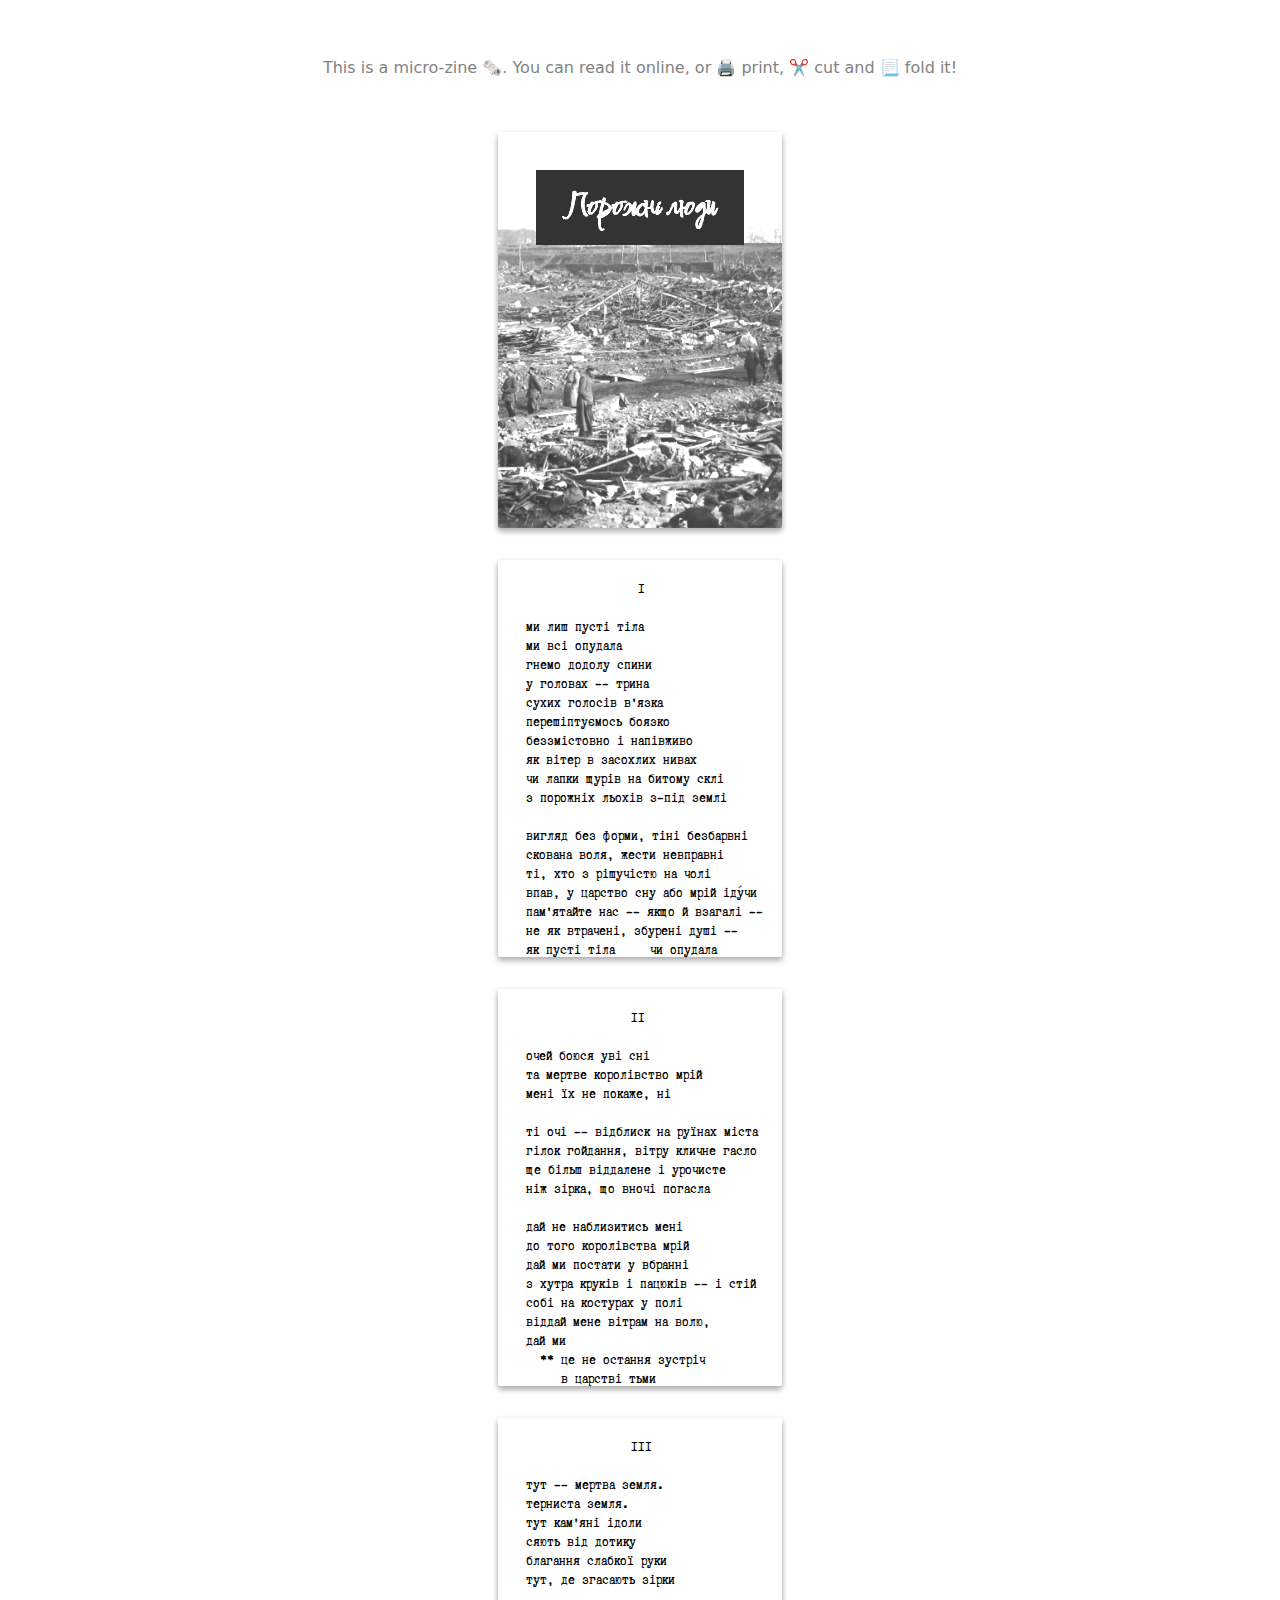
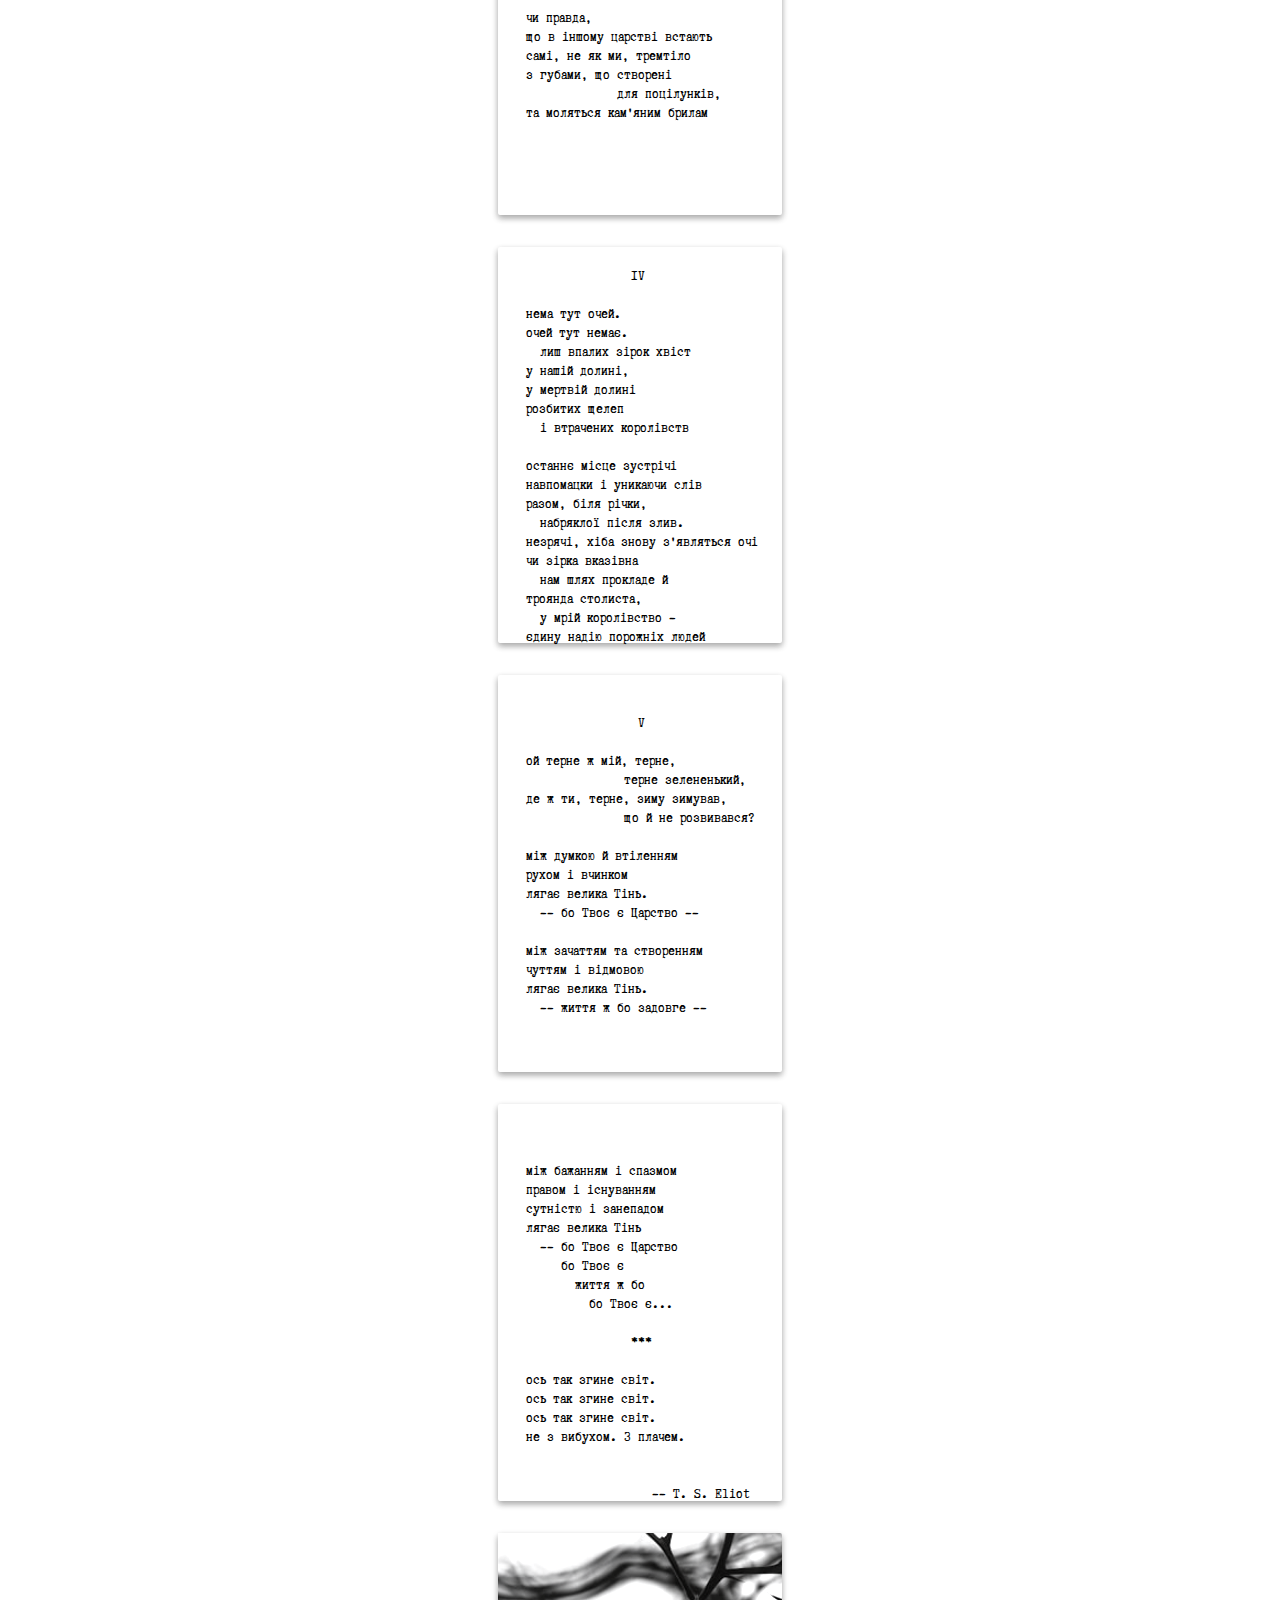
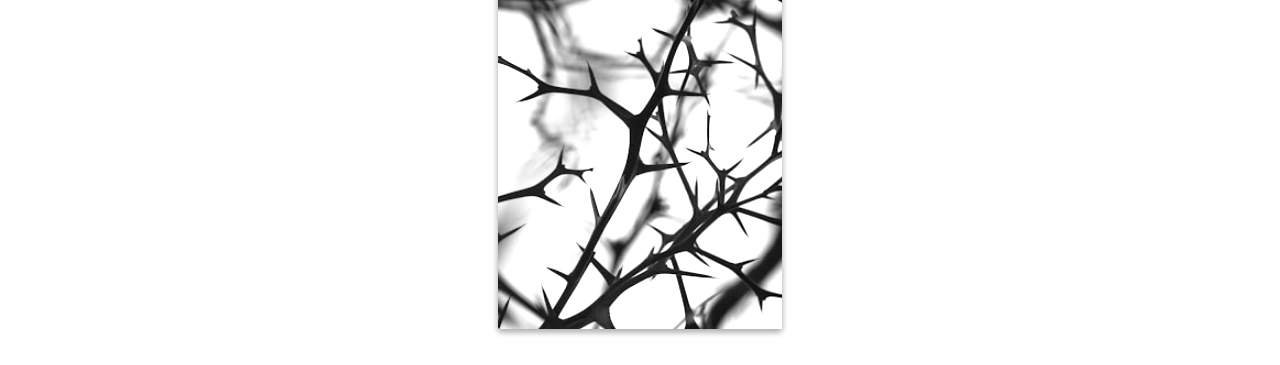
<file: hollow-men/index.html>
<!doctype html>
<html>
  <head>
    <meta charset="utf-8">
    <meta name="viewport" content="width=device-width, initial-scale=1.0">
    <link href="../zine.css" rel="stylesheet">
    <style>
    @import url('https://fonts.googleapis.com/css2?family=Comforter+Brush&display=swap');
    @font-face { font-family: poem-font; src: url(TTWPGOTT.ttf); }
    h1, span { font-family: "Comforter Brush", cursive; }
    p, pre { font-family: poem-font, monospace; font-size: 4mm; }
    </style>
    <title>Zine: Порожні люди</title>
  </head>
  <body>
    <main class="zine">
      <article style="background: url(hollow-men-ua-front.jpg) center center/cover no-repeat;   filter: grayscale(0.9) brightness(1.5); ">
        <h1 style="grid-area: 3/3/7/14; display: flex; justify-content: center; align-items: center; background-color: #222; color: #eee;">Порожні люди</h1>
      </article>
      <article>
        <pre style="grid-area: 1/1/15/21;">

                    I

    ми лиш пусті тіла
    ми всі опудала
    гнемо додолу спини
    у головах -- трина
    сухих голосів в'язка
    перешіптуємось боязко
    беззмістовно і напівживо
    як вітер в засохлих нивах
    чи лапки щурів на битому склі
    з порожніх льохів з-під землі

    вигляд без форми, тіні безбарвні
    скована воля, жести невправні
    ті, хто з рішучістю на чолі
    впав, у царство сну або мрій іду́чи
    пам'ятайте нас -- якщо й взагалі --
    не як втрачені, збурені душі --
    як пусті тіла     чи опудала
        </pre>
      </article>
      <article>
        <pre style="grid-area: 1/1/15/21;">

                   II
    
    очей боюся уві сні
    та мертве королівство мрій
    мені їх не покаже, ні
    
    ті очі -- відблиск на руїнах міста
    гілок гойдання, вітру кличне гасло
    ще більш віддалене і урочисте
    ніж зірка, що вночі погасла
    
    дай не наблизитись мені
    до того королівства мрій
    дай ми постати у вбранні
    з хутра круків і пацюків -- і стій
    собі на костурах у полі
    віддай мене вітрам на волю,
    дай ми
      ** це не остання зустріч
         в царстві тьми
</pre>
      </article>
      <article>
        <pre style="grid-area: 1/1/15/21;">

                   III
    
    тут -- мертва земля.
    терниста земля.
    тут кам'яні ідоли
    сяють від дотику
    благання слабкої руки
    тут, де згасають зірки
    
    чи правда,
    що в іншому царстві встають
    самі, не як ми, тремтіло
    з губами, що створені
                 для поцілунків,
    та моляться кам'яним брилам
</pre>
      </article>
      <article>
        <pre style="grid-area: 1/1/15/21;">

                   IV 
    
    нема тут очей.
    очей тут немає.
      лиш впалих зірок хвіст
    у нашій долині,
    у мертвій долині
    розбитих щелеп
      і втрачених королівств
    
    останнє місце зустрічі
    навпомацки і уникаючи слів
    разом, біля річки,
      набряклої після злив.
    незрячі, хіба знову з'являться очі
    чи зірка вказівна
      нам шлях прокладе й
    троянда столиста,
      у мрій королівство -
    єдину надію порожніх людей
</pre>
      </article>
      <article>
        <pre style="grid-area: 1/1/15/21;">


                    V

    ой терне ж мій, терне,
                  терне зелененький,
    де ж ти, терне, зиму зимував,
                  що й не розвивався?
    
    між думкою й втіленням
    рухом і вчинком
    лягає велика Тінь.
      -- бо Твоє є Царство --

    між зачаттям та створенням
    чуттям і відмовою
    лягає велика Тінь.
      -- життя ж бо задовге --
</pre>
    </article>
    <article>
      <pre style="grid-area: 1/1/15/21;">



    між бажанням і спазмом
    правом і існуванням
    сутністю і занепадом
    лягає велика Тінь
      -- бо Твоє є Царство
         бо Твоє є
           життя ж бо
             бо Твоє є...
    
                   ***

    ось так згине світ.
    ось так згине світ.
    ось так згине світ.
    не з вибухом. З плачем.


                      -- T. S. Eliot
</pre>
      </article>
      <article style="background: url(hollow-men-ua-thorn.jpg) center center/cover no-repeat; filter: grayscale(0.9) brightness(1.5);">
      </article>
    </main>
  </body>
</html>
</file>
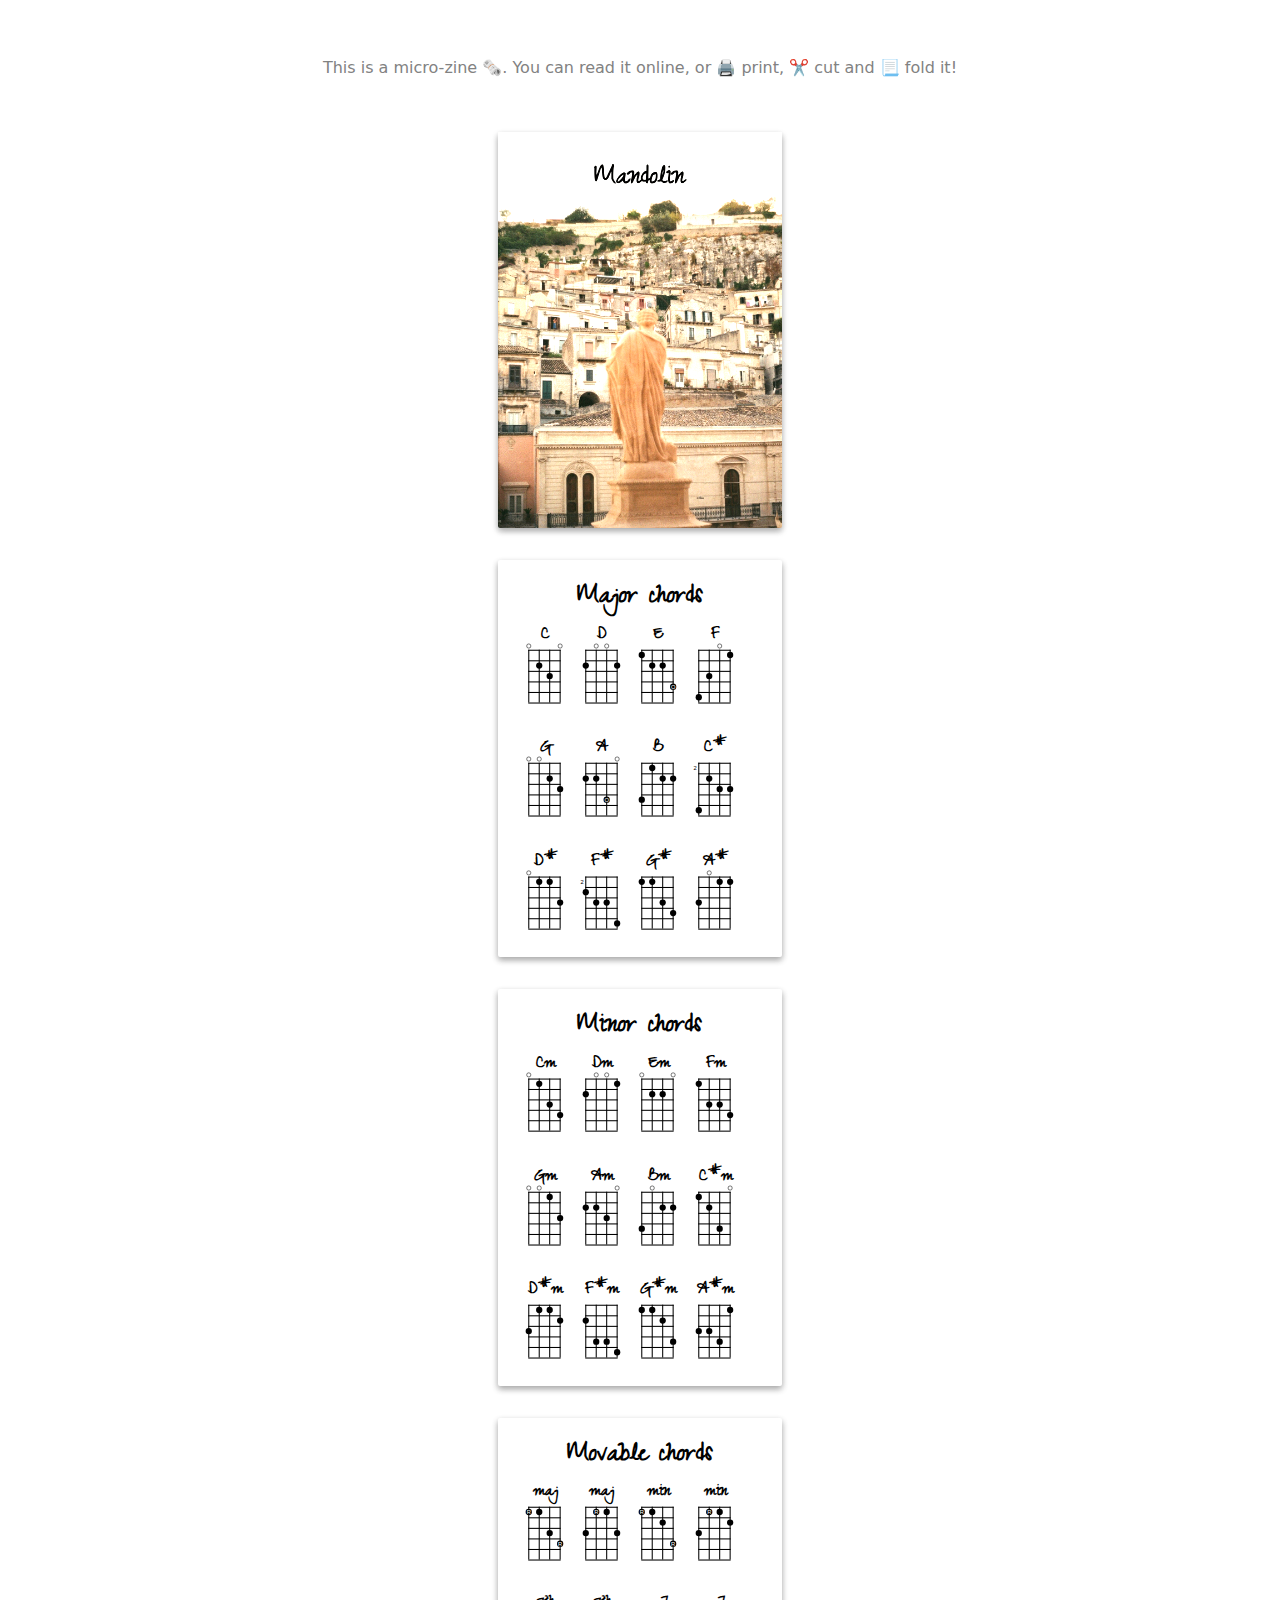
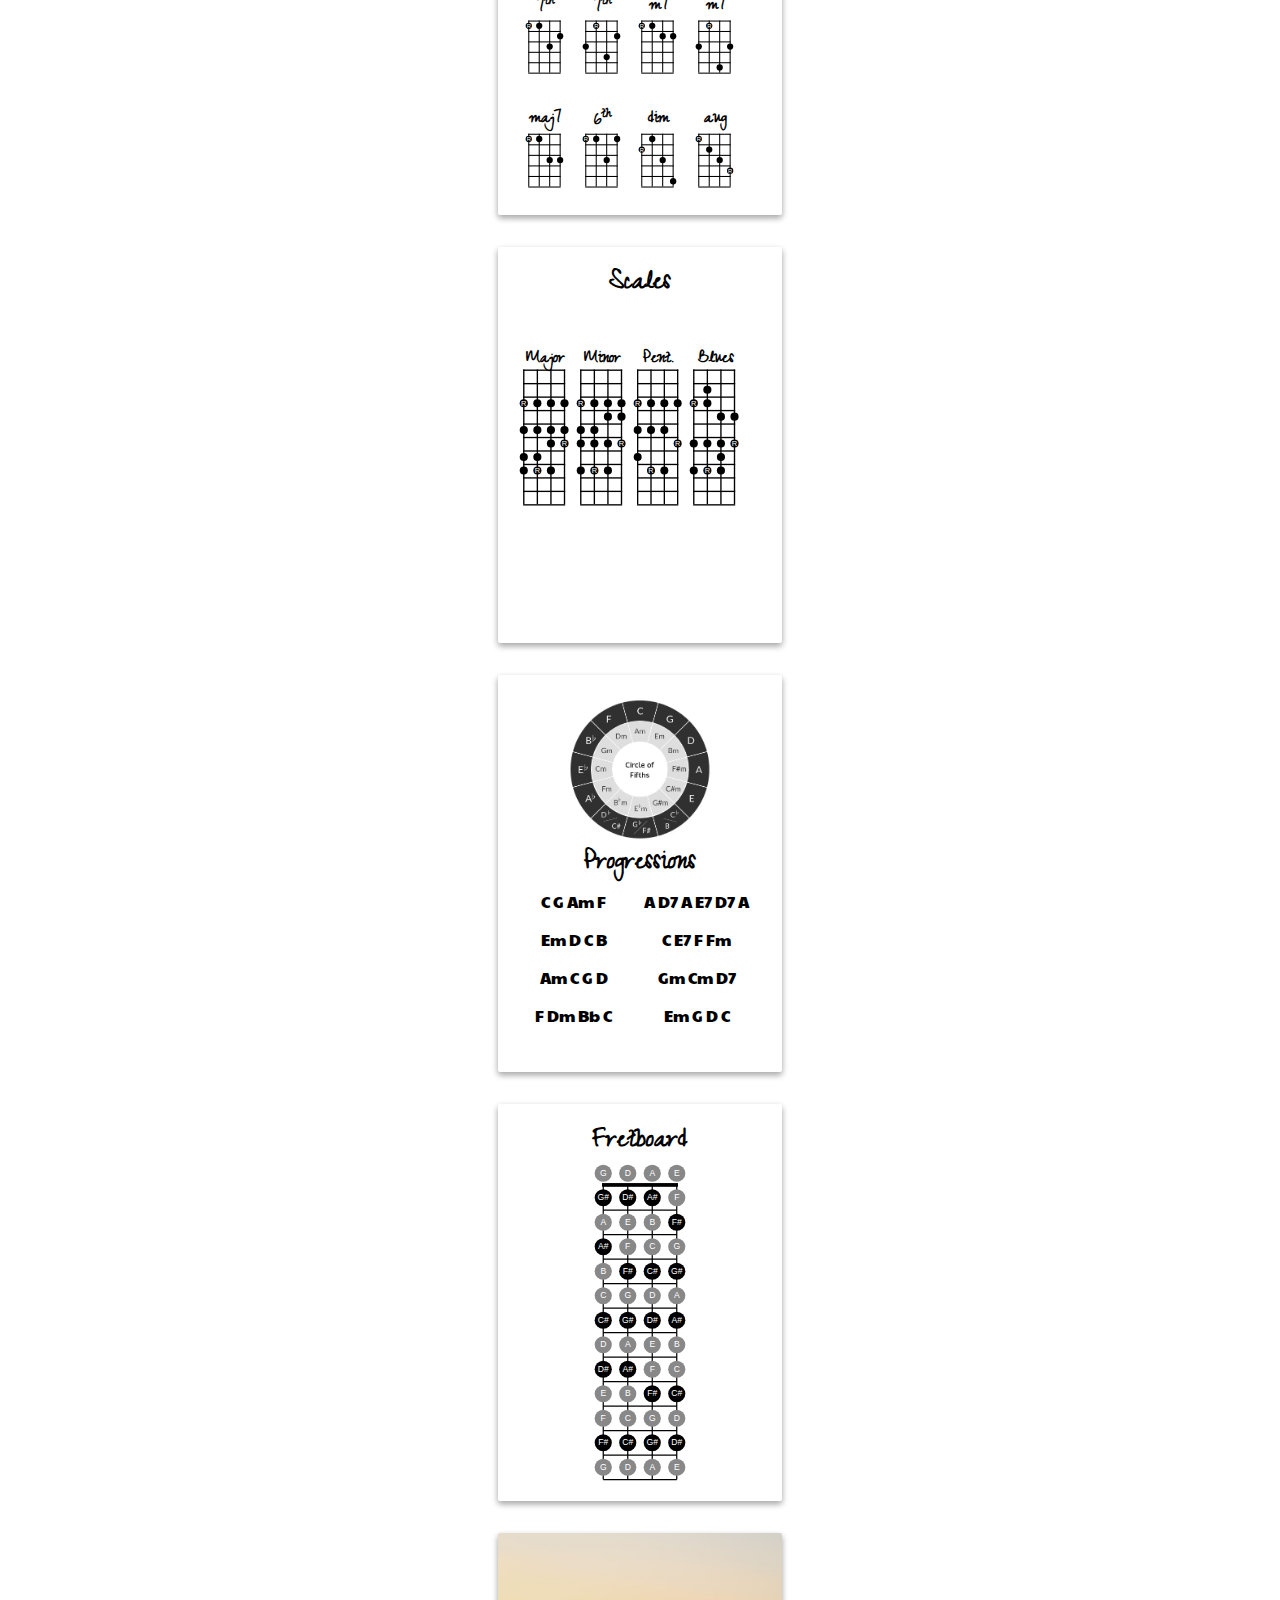
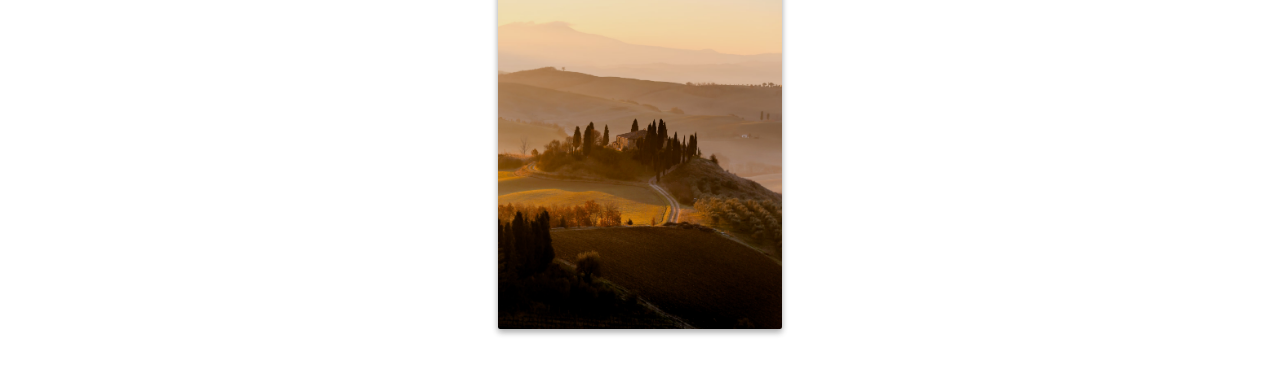
<file: mandolin/index.html>
<!doctype html>
<html>
	<head>
		<meta charset="utf-8">
		<meta name="viewport" content="width=device-width, initial-scale=1.0">
		<link href="../zine.css" rel="stylesheet">
		<style>
@import url('https://fonts.googleapis.com/css2?family=Zeyada&display=swap');
@import url('https://fonts.googleapis.com/css2?family=Paytone+One&display=swap');

img { width: 100%; height: 100%; object-fit: contain; }
h1, h2 { font-family: "Zeyada", cursive; }
h1 { font-size: 8mm; }
h2 { font-size: 5mm; }
p { font-family: "Paytone One", sans-serif; }

article > * { align-self: center; justify-self: center; }
		</style>
	</head>
	<body>
		<main class="zine">
      <article style="background: url(mandolin-front.jpg) center center/cover no-repeat; filter: brightness(1.5); ">
				<h1 style="text-stroke: black; color: black; grid-area:2/6/5/11">Mandolin</h1>
			</article>


			<article>
				<h1 style="grid-area:2/4/4/13; ">Major chords</h1>
				<h2 style="grid-area:4/2/6/5; ">C</h2>
				<h2 style="grid-area:4/5/6/8; ">D</h2>
				<h2 style="grid-area:4/8/6/11; ">E</h2>
				<h2 style="grid-area:4/11/6/14; ">F</h2>
				<img src="chords/c.svg" style="grid-area:5/2/9/5" />
				<img src="chords/d.svg" style="grid-area:5/5/9/8" />
				<img src="chords/e.svg" style="grid-area:5/8/9/11" />
				<img src="chords/f.svg" style="grid-area:5/11/9/14" />

				<h2 style="grid-area:10/2/12/5; ">G</h2>
				<h2 style="grid-area:10/5/12/8; ">A</h2>
				<h2 style="grid-area:10/8/12/11; ">B</h2>
				<h2 style="grid-area:10/11/12/14; ">C#</h2>
				<img src="chords/g.svg" style="grid-area:11/2/15/5" />
				<img src="chords/a.svg" style="grid-area:11/5/15/8" />
				<img src="chords/b.svg" style="grid-area:11/8/15/11" />
				<img src="chords/cs.svg" style="grid-area:11/11/15/14" />

				<h2 style="grid-area:16/2/18/5; ">D#</h2>
				<h2 style="grid-area:16/5/18/8; ">F#</h2>
				<h2 style="grid-area:16/8/18/11; ">G#</h2>
				<h2 style="grid-area:16/11/18/14; ">A#</h2>
				<img src="chords/ds.svg" style="grid-area:17/2/21/5" />
				<img src="chords/fs.svg" style="grid-area:17/5/21/8" />
				<img src="chords/gs.svg" style="grid-area:17/8/21/11" />
				<img src="chords/as.svg" style="grid-area:17/11/21/14" />
			</article>


			<article>
				<h1 style="grid-area:2/4/4/13; ">Minor chords</h1>
				<h2 style="grid-area:4/2/6/5; ">Cm</h2>
				<h2 style="grid-area:4/5/6/8; ">Dm</h2>
				<h2 style="grid-area:4/8/6/11; ">Em</h2>
				<h2 style="grid-area:4/11/6/14; ">Fm</h2>
				<img src="chords/cm.svg" style="grid-area:5/2/9/5" />
				<img src="chords/dm.svg" style="grid-area:5/5/9/8" />
				<img src="chords/em.svg" style="grid-area:5/8/9/11" />
				<img src="chords/fm.svg" style="grid-area:5/11/9/14" />

				<h2 style="grid-area:10/2/12/5; ">Gm</h2>
				<h2 style="grid-area:10/5/12/8; ">Am</h2>
				<h2 style="grid-area:10/8/12/11; ">Bm</h2>
				<h2 style="grid-area:10/11/12/14; ">C#m</h2>
				<img src="chords/gm.svg" style="grid-area:11/2/15/5" />
				<img src="chords/am.svg" style="grid-area:11/5/15/8" />
				<img src="chords/bm.svg" style="grid-area:11/8/15/11" />
				<img src="chords/csm.svg" style="grid-area:11/11/15/14" />

				<h2 style="grid-area:16/2/18/5; ">D#m</h2>
				<h2 style="grid-area:16/5/18/8; ">F#m</h2>
				<h2 style="grid-area:16/8/18/11; ">G#m</h2>
				<h2 style="grid-area:16/11/18/14; ">A#m</h2>
				<img src="chords/dsm.svg" style="grid-area:17/2/21/5" />
				<img src="chords/fsm.svg" style="grid-area:17/5/21/8" />
				<img src="chords/gsm.svg" style="grid-area:17/8/21/11" />
				<img src="chords/asm.svg" style="grid-area:17/11/21/14" />
			</article>


			<article>
				<h1 style="grid-area:2/4/4/13; ">Movable chords</h1>
				<h2 style="grid-area:4/2/6/5; ">maj</h2>
				<h2 style="grid-area:4/5/6/8; ">maj</h2>
				<h2 style="grid-area:4/8/6/11; ">min</h2>
				<h2 style="grid-area:4/11/6/14; ">min</h2>
				<img src="chords/xmaj-1.svg" style="grid-area:5/2/9/5" />
				<img src="chords/xmaj-2.svg" style="grid-area:5/5/9/8" />
				<img src="chords/xmin-1.svg" style="grid-area:5/8/9/11" />
				<img src="chords/xmin-2.svg" style="grid-area:5/11/9/14" />

				<h2 style="grid-area:10/2/12/5; ">7<sup>th</sup></h2>
				<h2 style="grid-area:10/5/12/8; ">7<sup>th</sup></h2>
				<h2 style="grid-area:10/8/12/11; ">m7</h2>
				<h2 style="grid-area:10/11/12/14; ">m7</h2>
				<img src="chords/x7-1.svg" style="grid-area:11/2/15/5" />
				<img src="chords/x7-2.svg" style="grid-area:11/5/15/8" />
				<img src="chords/xm7-1.svg" style="grid-area:11/8/15/11" />
				<img src="chords/xm7-2.svg" style="grid-area:11/11/15/14" />

				<h2 style="grid-area:16/2/18/5; ">maj7</h2>
				<h2 style="grid-area:16/5/18/8; ">6<sup>th</sup></h2>
				<h2 style="grid-area:16/8/18/11; ">dim</h2>
				<h2 style="grid-area:16/11/18/14; ">aug</h2>
				<img src="chords/xmaj7.svg" style="grid-area:17/2/21/5" />
				<img src="chords/x6.svg" style="grid-area:17/5/21/8" />
				<img src="chords/xdim.svg" style="grid-area:17/8/21/11" />
				<img src="chords/xaug.svg" style="grid-area:17/11/21/14" />
			</article>


			<article>
				<h1 style="grid-area:2/4/4/13; ">Scales</h1>
				<h2 style="grid-area:6/2/8/5; ">Major</h2>
				<h2 style="grid-area:6/5/8/8; ">Minor</h2>
				<h2 style="grid-area:6/8/8/11; ">Pent.</h2>
				<h2 style="grid-area:6/11/8/14; ">Blues</h2>
				<img src="chords/scale-major.svg" style="grid-area:6/2/16/5" />
				<img src="chords/scale-minor.svg" style="grid-area:6/5/16/8" />
				<img src="chords/scale-penta.svg" style="grid-area:6/8/16/11" />
				<img src="chords/scale-blues.svg" style="grid-area:6/11/16/14" />
			</article>


			<article>
				<h1 style="grid-area:10/4/12/13">Progressions</h1>
				<img src="circle-of-fifths.jpg" style="grid-area:2/3/10/14" />
				<p style="grid-area:12/2/14/8">C G Am F</p>
				<p style="grid-area:14/2/16/8">Em D C B</p>
				<p style="grid-area:16/2/18/8">Am C G D</p>
				<p style="grid-area:18/2/20/8">F Dm Bb C</p>

				<p style="grid-area:12/8/14/15">A D7 A E7 D7 A</p>
				<p style="grid-area:14/8/16/15">C E7 F Fm</p>
				<p style="grid-area:16/8/18/15">Gm Cm D7</p>
				<p style="grid-area:18/8/20/15">Em G D C</p>
			</article>


			<article>
				<h1 style="grid-area:2/4/4/13; ">Fretboard</h1>
				<img src="frets.svg" style="grid-area:4/2/21/15" />
			</article>


      <article style="background: url(mandolin-back.jpg) center center/cover no-repeat;">
			</article>
		</main>
	</body>
</html>
</file>
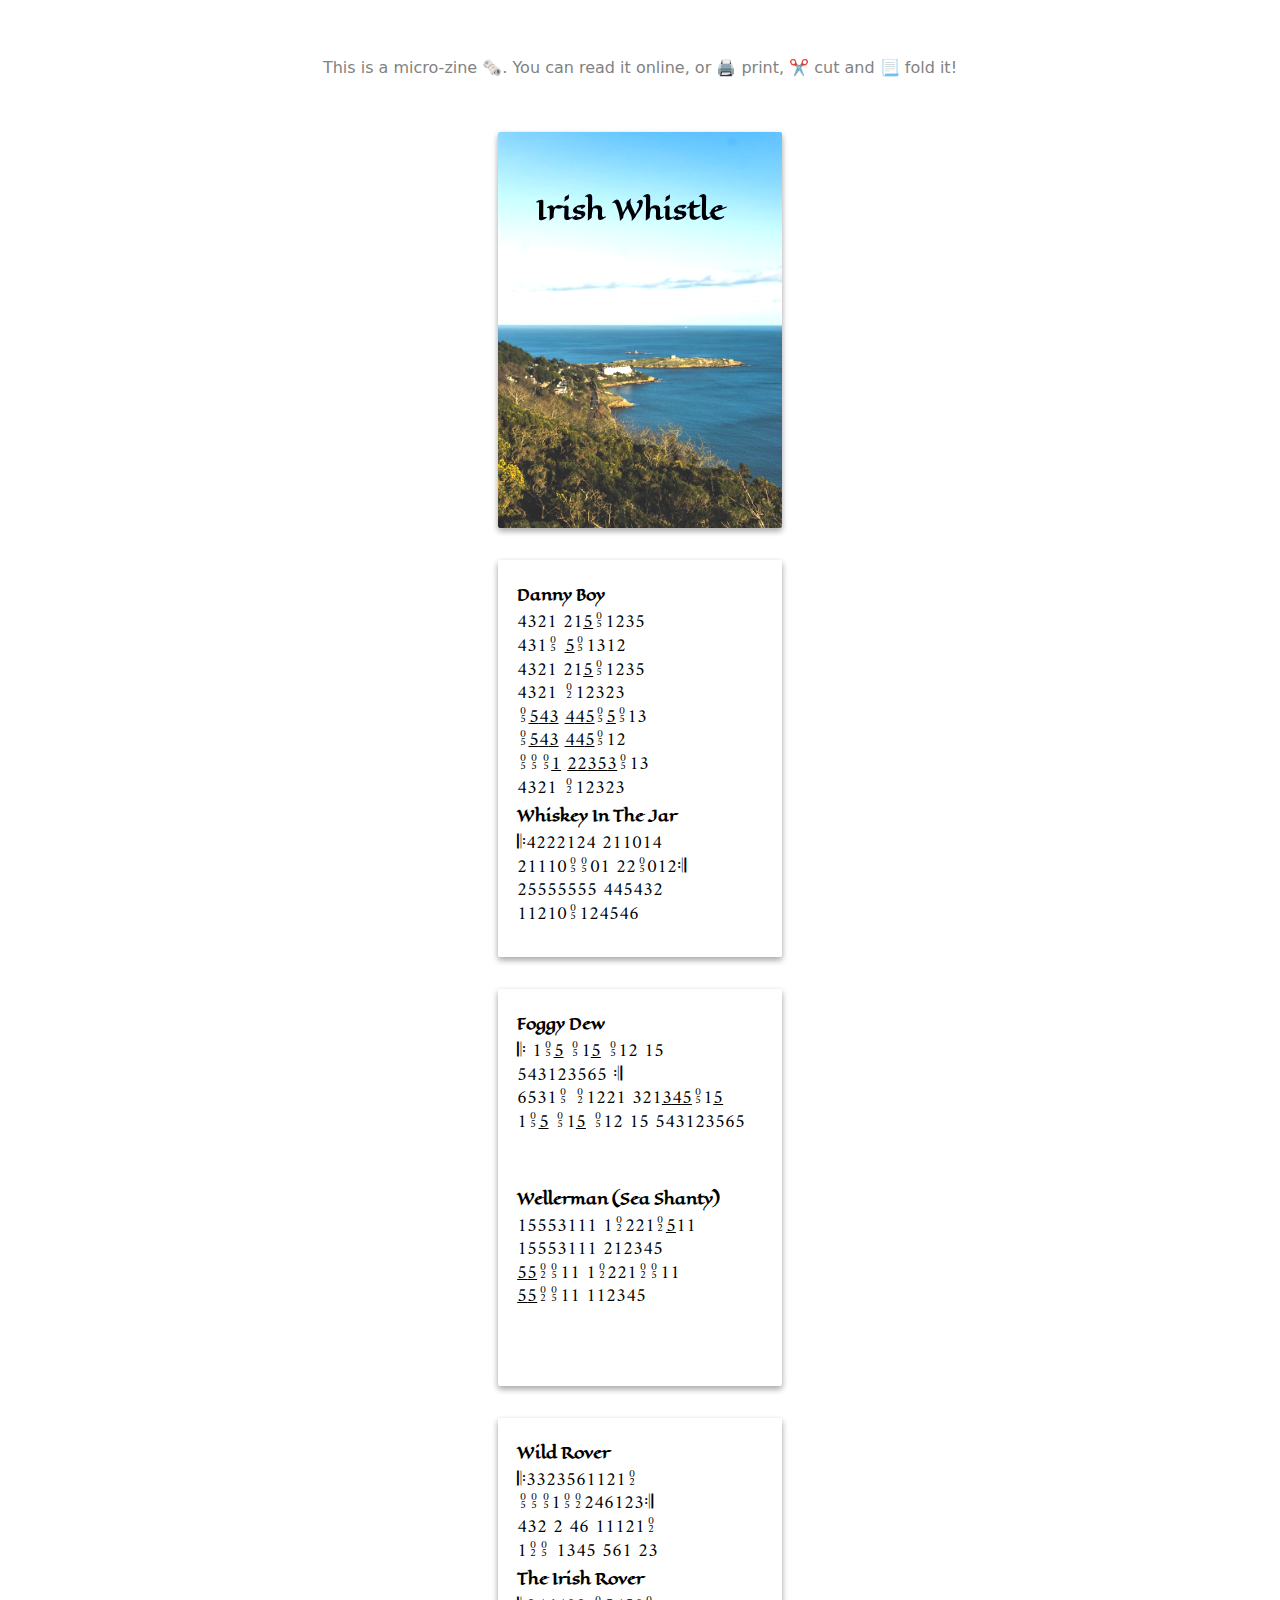
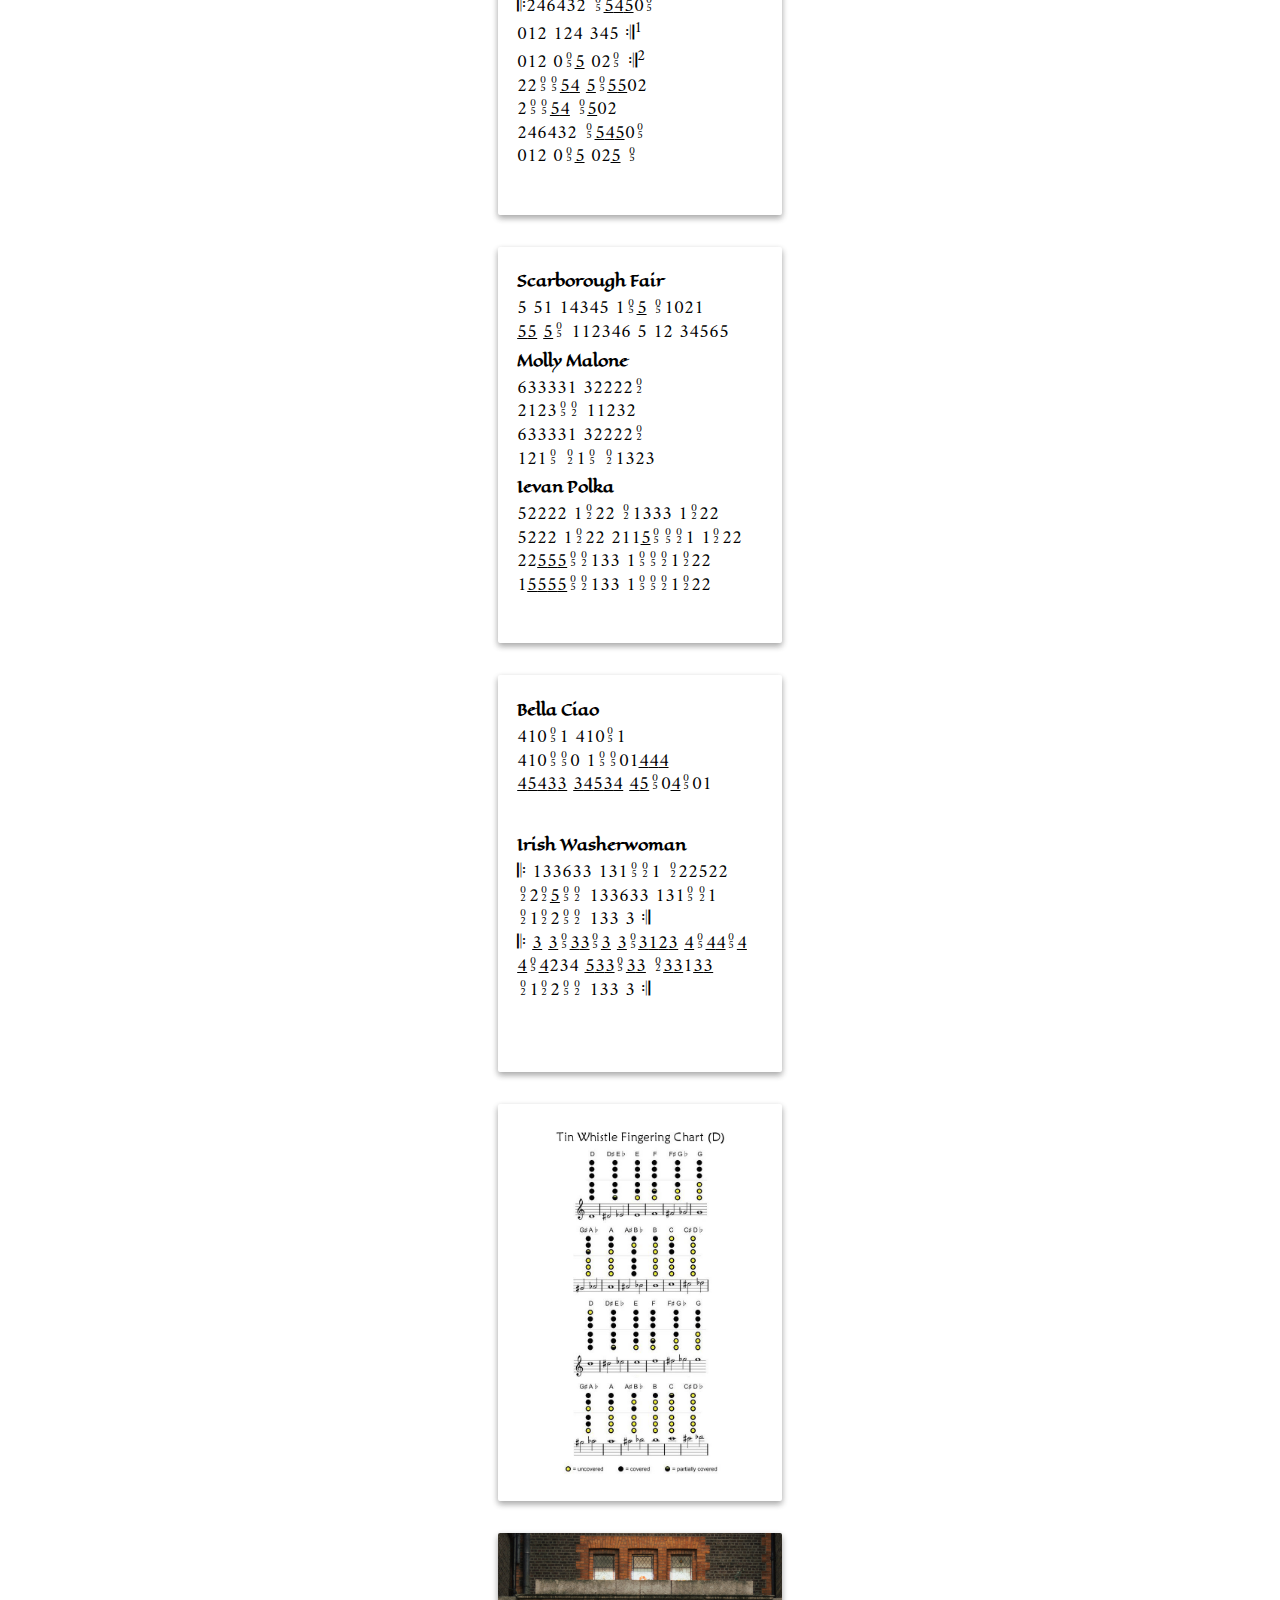
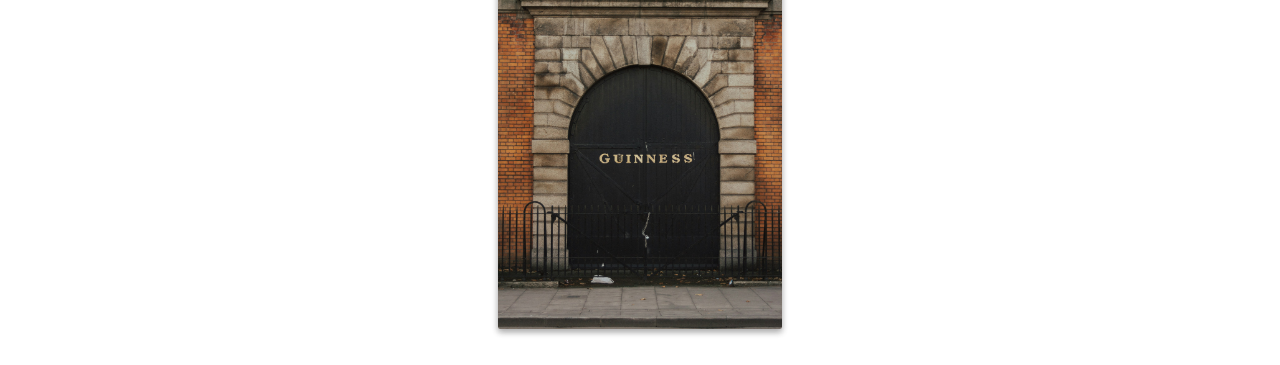
<file: tinwhistle/index.html>
<!doctype html>
<html>
	<head>
		<meta charset="utf-8">
		<meta name="viewport" content="width=device-width, initial-scale=1.0">
		<link href="../zine.css" rel="stylesheet">
		<style>
@import url('https://fonts.googleapis.com/css2?family=Eagle+Lake&family=Amiri&display=swap');

img { width: 100%; height: 100%; object-fit: contain; }
h1, h2 { font-family: "Eagle Lake", cursive; }
h1 { font-size: 7mm; }
h2 { font-size: 4mm; line-height: 2rem; }
p + h2 { margin-top: 1rem; }
p { font-family: "Amiri", sans-serif; font-size: 5mm; line-height: 1.25;}
i { display: inline-block; font-size: 0.6em; width: 1em; line-height: 0.7; text-align: center; font-style: normal; }
u > i { border-bottom: 1px solid black; }
i::before { content: attr(data-n); display: block; }
i::after { content: attr(data-m); display: block; }
		</style>
	</head>
	<body>
		<main class="zine">
      <article style="background: url(tinwhistle-front.jpg) center center/cover no-repeat; filter: brightness(1.5); ">
				<h1 style="grid-area:4/3/7/14">Irish Whistle</h1>
			</article>
			<article>
				<div style="grid-area:2/2/21/15">
				<h2>Danny Boy</h2>
				<div>
					<p>4321 21<u>5</u><i data-n="0" data-m="5"></i>1235</p>
					<p>431<i data-n="0" data-m="5"></i> <u>5</u><i data-n="0" data-m="5"></i>1312</p>
					<p>4321 21<u>5</u><i data-n="0" data-m="5"></i>1235</p>
					<p>4321 <i data-n="0" data-m="2"></i>12323</p>
					<p><i data-n="0" data-m="5"></i><u>5</u><u>4</u><u>3</u> <u>4</u><u>4</u><u>5</u><i data-n="0" data-m="5"></i><u>5</u><i data-n="0" data-m="5"></i>13</p>
					<p><i data-n="0" data-m="5"></i><u>5</u><u>4</u><u>3</u> <u>4</u><u>4</u><u>5</u><i data-n="0" data-m="5"></i>12</p>
					<p><i data-n="0" data-m="5"></i><i data-n="0" data-m="5"></i><i data-n="0" data-m="5"></i><u>1</u> <u>2</u><u>2</u><u>3</u><u>5</u><u>3</u><i data-n="0" data-m="5"></i>13</p>
					<p>4321 <i data-n="0" data-m="2"></i>12323</p>
				</div>
					<h2>Whiskey In The Jar</h2>
					<div>
						<p>𝄆4222124 211014</p>
						<p>21110<i data-n="0" data-m="5"></i><i data-n="0" data-m="5"></i>01 22<i data-n="0" data-m="5"></i>012𝄇</p>
						<p>25555555 445432</p>
						<p>11210<i data-n="0" data-m="5"></i>124546</p>
					</div>
				</div>
			</article>
			<article>
				<div style="grid-area:2/2/21/15">
				<h2>Foggy Dew</h2>
				<p>𝄆 1<i data-n="0" data-m="5"></i><u>5</u> <i data-n="0" data-m="5"></i>1<u>5</u> <i data-n="0" data-m="5"></i>12 15</p>
				<p>543123565 𝄇</p>
<p>6531<i data-n="0" data-m="5"></i> <i data-n="0" data-m="2"></i>1221 321<u>3</u><u>4</u><u>5</u><i data-n="0" data-m="5"></i>1<u>5</u></p>
<p>1<i data-n="0" data-m="5"></i><u>5</u> <i data-n="0" data-m="5"></i>1<u>5</u> <i data-n="0" data-m="5"></i>12 15 543123565</p>
				<h2>&nbsp;</h2>
				<h2>Wellerman (Sea Shanty)</h2>
				<p>15553111 1<i data-n="0" data-m="2"></i>221<i data-n="0" data-m="2"></i><u>5</u>11 15553111 212345</p>
				<p><u>5</u><u>5</u><i data-n="0" data-m="2"></i><i data-n="0" data-m="5"></i>11 1<i data-n="0" data-m="2"></i>221<i data-n="0" data-m="2"></i><i data-n="0" data-m="5"></i>11</p>
				<p><u>5</u><u>5</u><i data-n="0" data-m="2"></i><i data-n="0" data-m="5"></i>11 112345</p>
				</div>
			</article>
			<article>
				<div style="grid-area:2/2/21/15">
				<h2>Wild Rover</h2>
				<div>
					<p>𝄆3323561121<i data-n="0" data-m="2"></i></p>
					<p><i data-n="0" data-m="5"></i><i data-n="0" data-m="5"></i><i data-n="0" data-m="5"></i>1<i data-n="0" data-m="5"></i><i data-n="0" data-m="2"></i>246123𝄇</p>
					<p>432 2 46  11121<i data-n="0" data-m="2"></i></p>
					<p>1<i data-n="0" data-m="2"></i><i data-n="0" data-m="5"></i>  1345  561  23</p>
				</div>
				<h2>The Irish Rover</h2>
				<div>
					<p>𝄆246432 <i data-n="0" data-m="5"></i><u>5</u><u>4</u><u>5</u>0<i data-n="0" data-m="5"></i></p>
					<p>012 124 345 𝄇<sup>1</sup></p>
					<p>012 0<i data-n="0" data-m="5"></i><u>5</u> 02<i data-n="0" data-m="5"></i> 𝄇<sup>2</sup></p>
					<p>22<i data-n="0" data-m="5"></i><i data-n="0" data-m="5"></i><u>5</u><u>4</u> <u>5</u><i data-n="0" data-m="5"></i><u>5</u><u>5</u>02</p>
					<p>2<i data-n="0" data-m="5"></i><i data-n="0" data-m="5"></i><u>5</u><u>4</u> <i data-n="0" data-m="5"></i><u>5</u>02</p>
					<p>246432 <i data-n="0" data-m="5"></i><u>5</u><u>4</u><u>5</u>0<i data-n="0" data-m="5"></i></p>
					<p>012 0<i data-n="0" data-m="5"></i><u>5</u> 02<u>5</u> <i data-n="0" data-m="5"></i></p>
				</div>
				</div>
			</article>
			<article>
				<div style="grid-area:2/2/21/15">
				<h2>Scarborough Fair</h2>
				<div>
					<p>5 51 14345  1<i data-n="0" data-m="5"></i><u>5</u> <i data-n="0" data-m="5"></i>1021</p>
					<p><u>5</u><u>5</u> <u>5</u><i data-n="0" data-m="5"></i> 112346 5 12 34565</p>
				</div>
				<h2>Molly Malone</h2>
				<div>
					<p>633331 32222<i data-n="0" data-m="2"></i></p>
					<p>2123<i data-n="0" data-m="5"></i><i data-n="0" data-m="2"></i> 11232</p>
					<p>633331 32222<i data-n="0" data-m="2"></i></p>
					<p>121<i data-n="0" data-m="5"></i> <i data-n="0" data-m="2"></i>1<i data-n="0" data-m="5"></i> <i data-n="0" data-m="2"></i>1323</p>
				</div>
				<h2>Ievan Polka</h2>
				<div>
<p>52222 1<i data-n="0" data-m="2"></i>22 <i data-n="0" data-m="2"></i>1333 1<i data-n="0" data-m="2"></i>22</p>
<p>5222  1<i data-n="0" data-m="2"></i>22 211<u>5</u><i data-n="0" data-m="5"></i><i data-n="0" data-m="5"></i><i data-n="0" data-m="2"></i>1 1<i data-n="0" data-m="2"></i>22</p>
<p>22<u>5</u><u>5</u><u>5</u><i data-n="0" data-m="5"></i><i data-n="0" data-m="2"></i>133 1<i data-n="0" data-m="5"></i><i data-n="0" data-m="5"></i><i data-n="0" data-m="2"></i>1<i data-n="0" data-m="2"></i>22</p>
<p>1<u>5</u><u>5</u><u>5</u><u>5</u><i data-n="0" data-m="5"></i><i data-n="0" data-m="2"></i>133 1<i data-n="0" data-m="5"></i><i data-n="0" data-m="5"></i><i data-n="0" data-m="2"></i>1<i data-n="0" data-m="2"></i>22</p>
				</div>
				</div>
			</article>
			<article>
				<div style="grid-area:2/2/21/15">
				<h2>Bella Ciao</h2>
				<div>
					<p>410<i data-n="0" data-m="5"></i>1  410<i data-n="0" data-m="5"></i>1</p>
					<p>410<i data-n="0" data-m="5"></i><i data-n="0" data-m="5"></i>0 1<i data-n="0" data-m="5"></i><i data-n="0" data-m="5"></i>01<u>4</u><u>4</u><u>4</u></p>
<p><u>4</u><u>5</u><u>4</u><u>3</u><u>3</u> <u>3</u><u>4</u><u>5</u><u>3</u><u>4</u>  <u>4</u><u>5</u><i data-n="0" data-m="5"></i>0<u>4</u><i data-n="0" data-m="5"></i>01</p>
				</div>
				<h2>&nbsp;</h2>
				<h2>Irish Washerwoman</h2>
				<div>
					<p>𝄆 133633 131<i data-n="0" data-m="5"></i><i data-n="0" data-m="2"></i>1 <i data-n="0" data-m="2"></i>22522</p>
					<p><i data-n="0" data-m="2"></i>2<i data-n="0" data-m="2"></i><u>5</u><i data-n="0" data-m="5"></i><i data-n="0" data-m="2"></i> 133633 131<i data-n="0" data-m="5"></i><i data-n="0" data-m="2"></i>1</p>
					<p><i data-n="0" data-m="2"></i>1<i data-n="0" data-m="2"></i>2<i data-n="0" data-m="5"></i><i data-n="0" data-m="2"></i> 133 3 𝄇</p>

					<p>𝄆 <u>3</u> <u>3</u><i data-n="0" data-m="5"></i><u>3</u><u>3</u><i data-n="0" data-m="5"></i><u>3</u> <u>3</u><i data-n="0" data-m="5"></i><u>3</u><u>1</u><u>2</u><u>3</u> <u>4</u><i data-n="0" data-m="5"></i><u>4</u><u>4</u><i data-n="0" data-m="5"></i><u>4</u></p>
					<p><u>4</u><i data-n="0" data-m="5"></i><u>4</u>234 <u>5</u><u>3</u><u>3</u><i data-n="0" data-m="5"></i><u>3</u><u>3</u> <i data-n="0" data-m="2"></i><u>3</u><u>3</u>1<u>3</u><u>3</u> </p>
					<p><i data-n="0" data-m="2"></i>1<i data-n="0" data-m="2"></i>2<i data-n="0" data-m="5"></i><i data-n="0" data-m="2"></i> 133 3 𝄇</p>
				</div>
				</div>
			</article>
			<article>
				<img src="tinwhistle-fingering.jpg" style="grid-area:2/2/21/15" />
			</article>
      <article style="background: url(tinwhistle-back.jpg) center center/cover no-repeat;">
			</article>
		</main>
	</body>
</html>
</file>
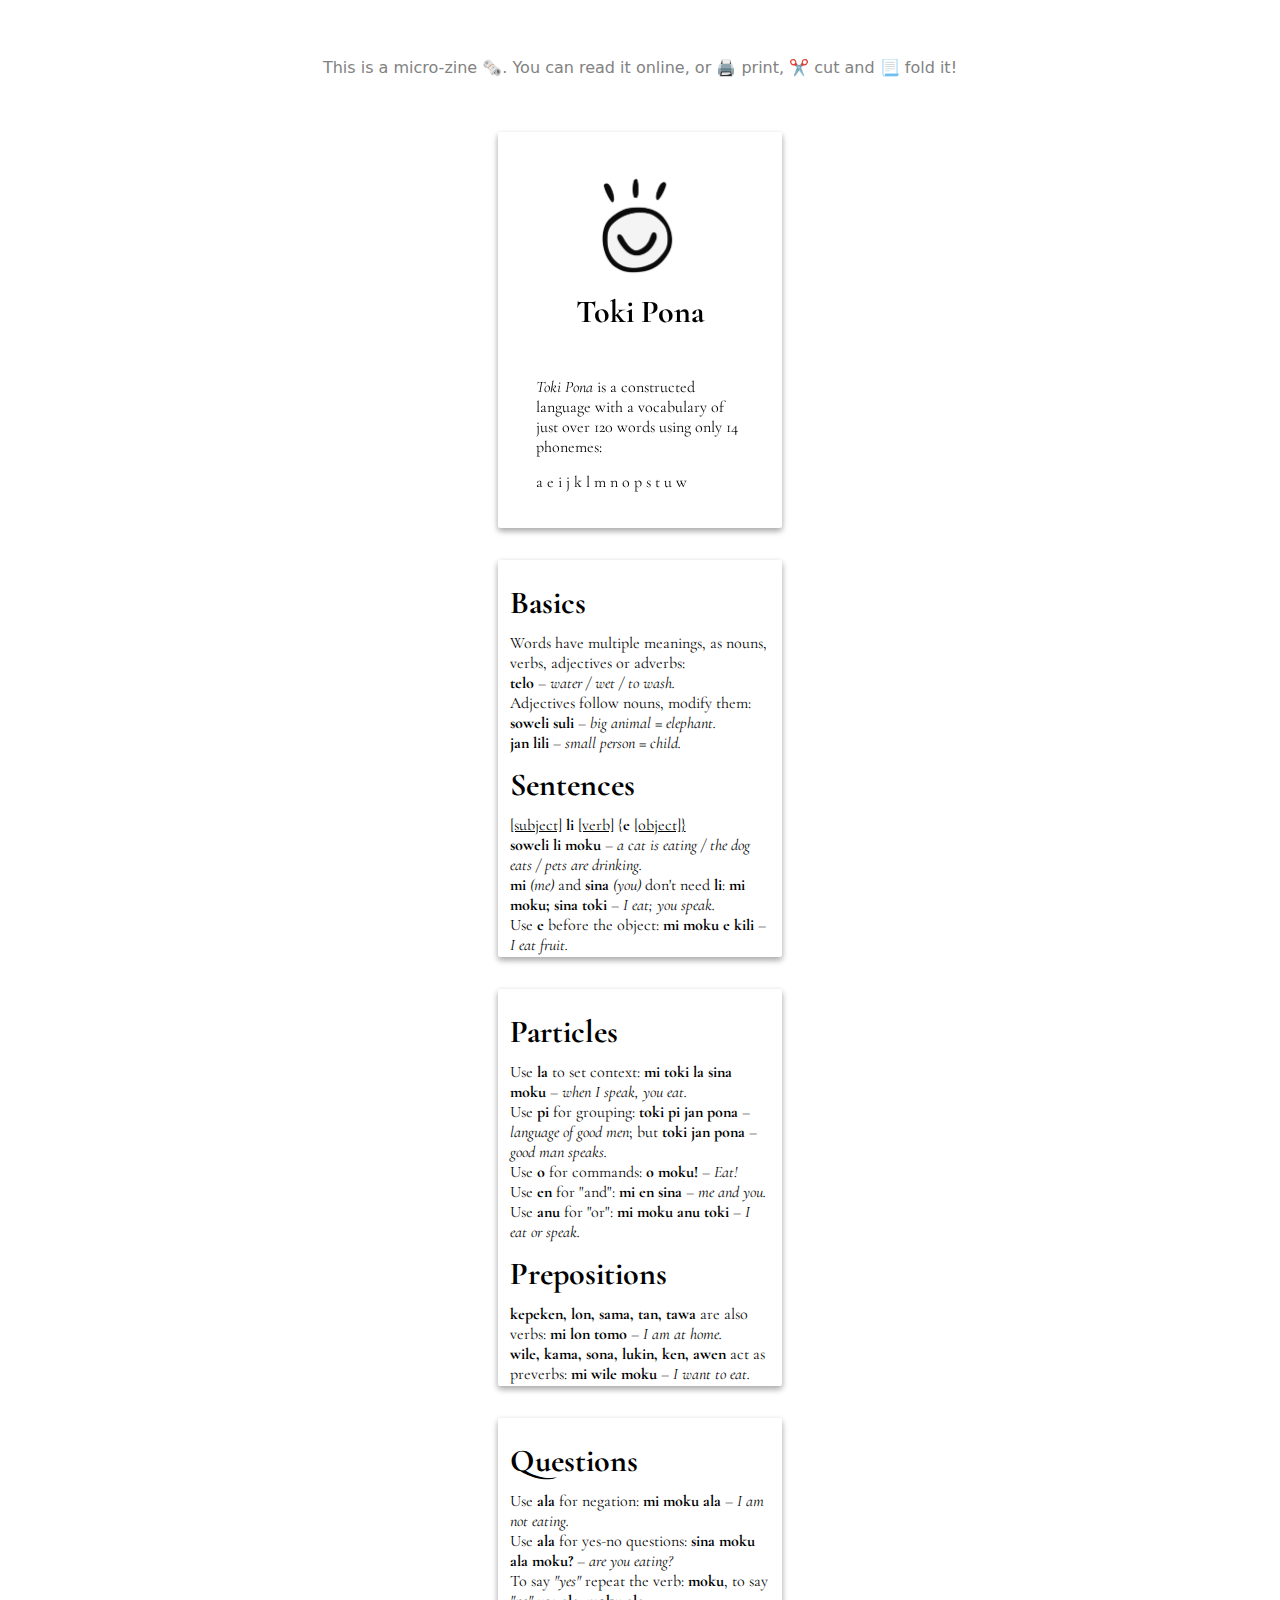
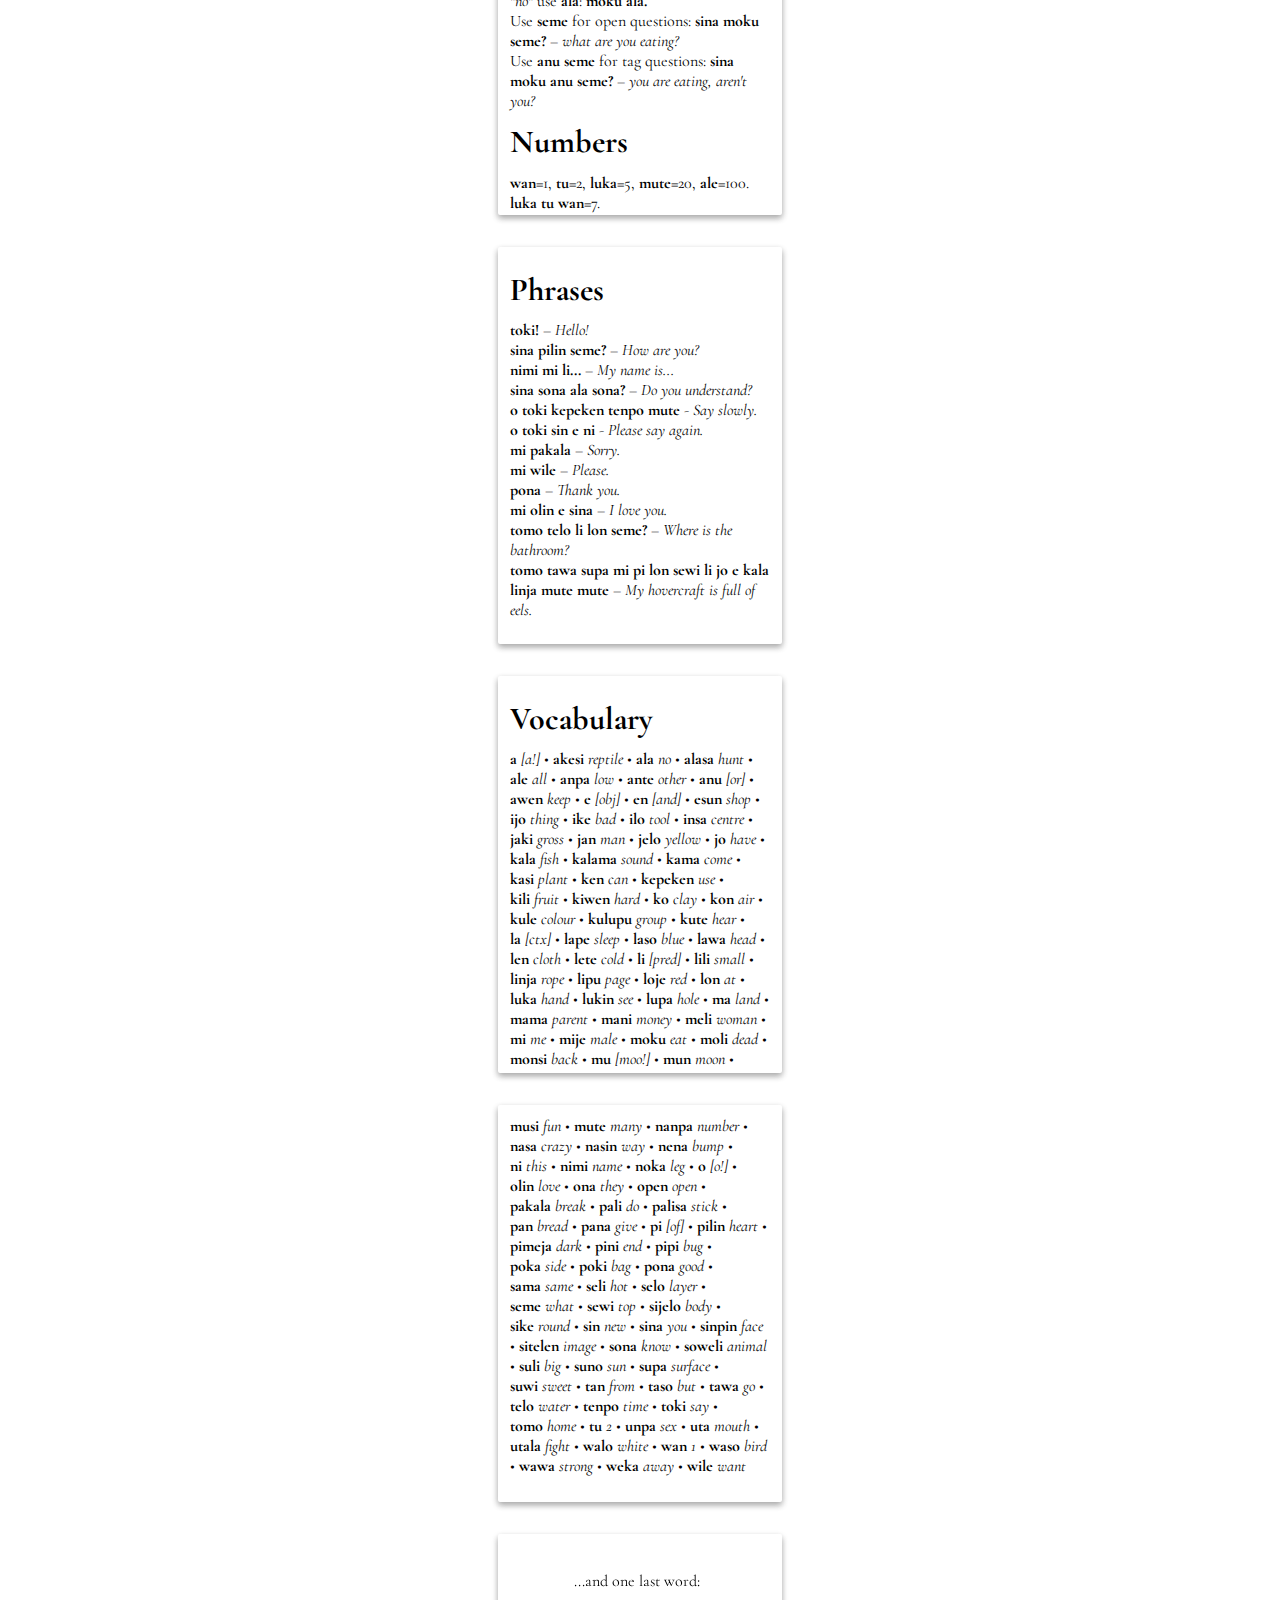
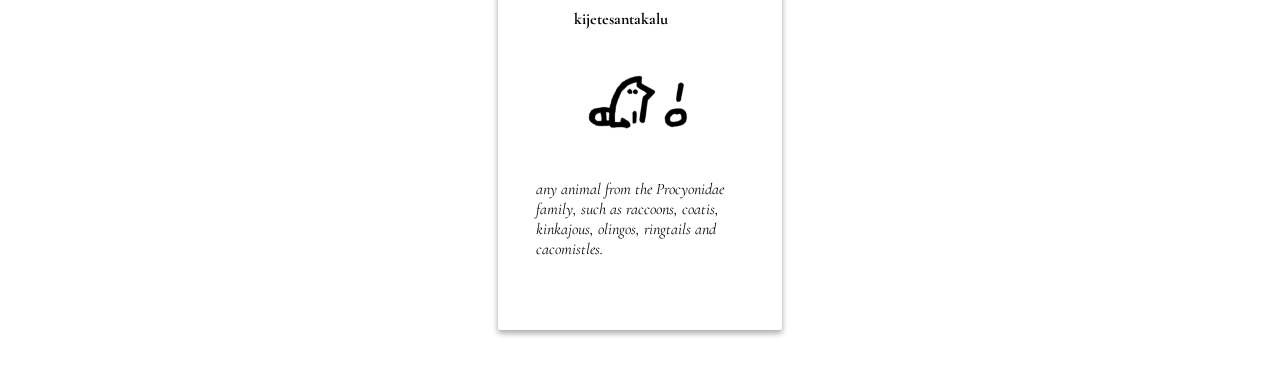
<file: tokipona/index.html>
<!doctype html>
<html>
  <head>
    <meta charset="utf-8">
    <meta name="viewport" content="width=device-width, initial-scale=1.0">
    <link href="../zine.css" rel="stylesheet">
    <style>
    /*@import url('https://fonts.googleapis.com/css2?family=Comforter+Brush&display=swap');*/
		@import url('https://fonts.googleapis.com/css2?family=Cormorant+Garamond:ital,wght@0,300..700;1,300..700&display=swap');
    h1, span, p { font-family: "Cormorant Garamond", serif; }
		h1 { margin: 3mm 0; }
    </style>
    <title>Zine: Toki Pona</title>
  </head>
  <body>
    <main class="zine">
      <article style="filter: grayscale(1);">
				<img style="grid-area:3/6/8/11; width: 100%; height: auto;" src="toki.png" />
        <h1 style="grid-area: 7/3/14/14; display: flex; justify-content: center; align-items: center;">Toki Pona</h1>
				<p style="grid-area: 14/3/18/14"><em>Toki Pona</em> is a constructed language with a vocabulary of just over 120 words using only 14 phonemes:</p>
				<p style="grid-area: 19/3/19/14">a e i j k l m n o p s t u w</p>
      </article>
      <article style="display:block; padding: 3mm; height: 105mm; width: 75mm; ">
				<h1>Basics</h1>
				<p>Words have multiple meanings, as nouns, verbs, adjectives or adverbs:</p>
				<p><b>telo</b> – <em>water / wet / to wash.</em></p>
				<p>Adjectives follow nouns, modify them:</p>
				<p><b>soweli suli</b> – <em>big animal = elephant.</em></p>
				<p><b>jan lili</b> – <em>small person = child.</em></p>
				<h1>Sentences</h1>
				<p><u>[subject]</u> <b>li</b> <u>[verb]</u> {<b>e</b> <u>[object]}</u></p>
				<p><b>soweli li moku</b> – <em>a cat is eating / the dog eats / pets are drinking.</em></p>
				<p><b>mi</b> <em>(me)</em> and <b>sina</b> <em>(you)</em> don't need <b>li</b>: <b>mi moku; sina toki</b> – <em>I eat; you speak.</em></p>
				<p>Use <b>e</b> before the object: <b>mi moku e kili</b> – <em>I eat fruit.</em></p>
      </article>
      <article style="display:block; padding: 3mm; height: 105mm; width: 75mm; ">
				<h1>Particles</h1>
				<p>Use <b>la</b> to set context: <b>mi toki la sina moku</b> – <em>when I speak, you eat.</em></p>
				<p>Use <b>pi</b> for grouping: <b>toki pi jan pona</b> – <em>language of good men</em>; but <b>toki jan pona</b> – <em>good man speaks.</em></p>
				<p>Use <b>o</b> for commands: <b>o moku!</b> – <em>Eat!</em></p>
				<p>Use <b>en</b> for "and": <b>mi en sina</b> – <em>me and you.</em></p>
				<p>Use <b>anu</b> for "or": <b>mi moku anu toki</b> – <em>I eat or speak.</em></p>
				<h1>Prepositions</h1>
				<p><b>kepeken, lon, sama, tan, tawa</b> are also verbs: <b>mi lon tomo</b> – <em>I am at home.</em></p>
				<p><b>wile, kama, sona, lukin, ken, awen</b> act as preverbs: <b>mi wile moku</b> – <em>I want to eat.</em></p>
      </article>
      <article style="display:block; padding: 3mm; height: 105mm; width: 75mm; ">
				<h1>Questions</h1>
				<p>Use <b>ala</b> for negation: <b>mi moku ala</b> – <em>I am not eating.</em></p>
				<p>Use <b>ala</b> for yes-no questions: <b>sina moku ala moku?</b> – <em>are you eating?</em></p>
				<p>To say <em>"yes"</em> repeat the verb: <b>moku</b>, to say <em>"no"</em> use <b>ala</b>: <b>moku ala.</b></p>
				<p>Use <b>seme</b> for open questions: <b>sina moku seme?</b> – <em>what are you eating?</em></p>
				<p>Use <b>anu seme</b> for tag questions: <b>sina moku anu seme?</b> – <em>you are eating, aren't you?</em></p>
        </p>
				<h1>Numbers</h1>
				<p><b>wan</b>=1, <b>tu</b>=2, <b>luka</b>=5, <b>mute</b>=20, <b>ale</b>=100. <b>luka tu wan</b>=7.</p>
      </article>
      <article style="display:block; padding: 3mm; height: 105mm; width: 75mm; ">
				<h1>Phrases</h1>
				<p><b>toki!</b> – <em>Hello!</em></p>
				<p><b>sina pilin seme?</b> – <em>How are you?</em></p>
				<p><b>nimi mi li...</b> – <em>My name is...</em></p>
				<p><b>sina sona ala sona?</b> – <em>Do you understand?</em></p>
				<p><b>o toki kepeken tenpo mute</b> - <em>Say slowly.</em></p>
				<p><b>o toki sin e ni</b> - <em>Please say again.</em></p>
				<p><b>mi pakala</b> – <em>Sorry.</em></p>
				<p><b>mi wile</b> – <em>Please.</em></p>
				<p><b>pona</b> – <em>Thank you.</em></p>
				<p><b>mi olin e sina</b> – <em>I love you.</em></p>
				<p><b>tomo telo li lon seme?</b> – <em>Where is the bathroom?</em></p>
				<p><b>tomo tawa supa mi pi lon sewi li jo e kala linja mute mute</b> – <em>My hovercraft is full of eels.</em></p>
      </article>
      <article style="display:block; padding: 3mm; height: 105mm; width: 75mm; ">
				<h1>Vocabulary</h1>
				<p>
	<b>a</b>&nbsp;<em>[a!]</em> •
	<b>akesi</b>&nbsp;<em>reptile</em> •
	<b>ala</b>&nbsp;<em>no</em> •
	<b>alasa</b>&nbsp;<em>hunt</em> •
	<b>ale</b>&nbsp;<em>all</em> •
	<b>anpa</b>&nbsp;<em>low</em> •
	<b>ante</b>&nbsp;<em>other</em> •
	<b>anu</b>&nbsp;<em>[or]</em> •
	<b>awen</b>&nbsp;<em>keep</em> •
	<b>e</b>&nbsp;<em>[obj]</em> •
	<b>en</b>&nbsp;<em>[and]</em> •
	<b>esun</b>&nbsp;<em>shop</em> •
	<b>ijo</b>&nbsp;<em>thing</em> •
	<b>ike</b>&nbsp;<em>bad</em> •
	<b>ilo</b>&nbsp;<em>tool</em> •
	<b>insa</b>&nbsp;<em>centre</em> •
	<b>jaki</b>&nbsp;<em>gross</em> •
	<b>jan</b>&nbsp;<em>man</em> •
	<b>jelo</b>&nbsp;<em>yellow</em> •
	<b>jo</b>&nbsp;<em>have</em> •
	<b>kala</b>&nbsp;<em>fish</em> •
	<b>kalama</b>&nbsp;<em>sound</em> •
	<b>kama</b>&nbsp;<em>come</em> •
	<b>kasi</b>&nbsp;<em>plant</em> •
	<b>ken</b>&nbsp;<em>can</em> •
	<b>kepeken</b>&nbsp;<em>use</em> •
	<b>kili</b>&nbsp;<em>fruit</em> •
	<b>kiwen</b>&nbsp;<em>hard</em> •
	<b>ko</b>&nbsp;<em>clay</em> •
	<b>kon</b>&nbsp;<em>air</em> •
	<b>kule</b>&nbsp;<em>colour</em> •
	<b>kulupu</b>&nbsp;<em>group</em> •
	<b>kute</b>&nbsp;<em>hear</em> •
	<b>la</b>&nbsp;<em>[ctx]</em> •
	<b>lape</b>&nbsp;<em>sleep</em> •
	<b>laso</b>&nbsp;<em>blue</em> •
	<b>lawa</b>&nbsp;<em>head</em> •
	<b>len</b>&nbsp;<em>cloth</em> •
	<b>lete</b>&nbsp;<em>cold</em> •
	<b>li</b>&nbsp;<em>[pred]</em> •
	<b>lili</b>&nbsp;<em>small</em> •
	<b>linja</b>&nbsp;<em>rope</em> •
	<b>lipu</b>&nbsp;<em>page</em> •
	<b>loje</b>&nbsp;<em>red</em> •
	<b>lon</b>&nbsp;<em>at</em> •
	<b>luka</b>&nbsp;<em>hand</em> •
	<b>lukin</b>&nbsp;<em>see</em> •
	<b>lupa</b>&nbsp;<em>hole</em> •
	<b>ma</b>&nbsp;<em>land</em> •
	<b>mama</b>&nbsp;<em>parent</em> •
	<b>mani</b>&nbsp;<em>money</em> •
	<b>meli</b>&nbsp;<em>woman</em> •
	<b>mi</b>&nbsp;<em>me</em> •
	<b>mije</b>&nbsp;<em>male</em> •
	<b>moku</b>&nbsp;<em>eat</em> •
	<b>moli</b>&nbsp;<em>dead</em> •
	<b>monsi</b>&nbsp;<em>back</em> •
	<b>mu</b>&nbsp;<em>[moo!]</em> •
	<b>mun</b>&nbsp;<em>moon</em> •
        </p>
      </article>
      <article style="display:block; padding: 3mm; height: 105mm; width: 75mm; ">
				<p>
	<b>musi</b>&nbsp;<em>fun</em> •
	<b>mute</b>&nbsp;<em>many</em> •
	<b>nanpa</b>&nbsp;<em>number</em> •
	<b>nasa</b>&nbsp;<em>crazy</em> •
	<b>nasin</b>&nbsp;<em>way</em> •
	<b>nena</b>&nbsp;<em>bump</em> •
	<b>ni</b>&nbsp;<em>this</em> •
	<b>nimi</b>&nbsp;<em>name</em> •
	<b>noka</b>&nbsp;<em>leg</em> •
	<b>o</b>&nbsp;<em>[o!]</em> •
	<b>olin</b>&nbsp;<em>love</em> •
	<b>ona</b>&nbsp;<em>they</em> •
	<b>open</b>&nbsp;<em>open</em> •
	<b>pakala</b>&nbsp;<em>break</em> •
	<b>pali</b>&nbsp;<em>do</em> •
	<b>palisa</b>&nbsp;<em>stick</em> •
	<b>pan</b>&nbsp;<em>bread</em> •
	<b>pana</b>&nbsp;<em>give</em> •
	<b>pi</b>&nbsp;<em>[of]</em> •
	<b>pilin</b>&nbsp;<em>heart</em> •
	<b>pimeja</b>&nbsp;<em>dark</em> •
	<b>pini</b>&nbsp;<em>end</em> •
	<b>pipi</b>&nbsp;<em>bug</em> •
	<b>poka</b>&nbsp;<em>side</em> •
	<b>poki</b>&nbsp;<em>bag</em> •
	<b>pona</b>&nbsp;<em>good</em> •
	<b>sama</b>&nbsp;<em>same</em> •
	<b>seli</b>&nbsp;<em>hot</em> •
	<b>selo</b>&nbsp;<em>layer</em> •
	<b>seme</b>&nbsp;<em>what</em> •
	<b>sewi</b>&nbsp;<em>top</em> •
	<b>sijelo</b>&nbsp;<em>body</em> •
	<b>sike</b>&nbsp;<em>round</em> •
	<b>sin</b>&nbsp;<em>new</em> •
	<b>sina</b>&nbsp;<em>you</em> •
	<b>sinpin</b>&nbsp;<em>face</em> •
	<b>sitelen</b>&nbsp;<em>image</em> •
	<b>sona</b>&nbsp;<em>know</em> •
	<b>soweli</b>&nbsp;<em>animal</em> •
	<b>suli</b>&nbsp;<em>big</em> •
	<b>suno</b>&nbsp;<em>sun</em> •
	<b>supa</b>&nbsp;<em>surface</em> •
	<b>suwi</b>&nbsp;<em>sweet</em> •
	<b>tan</b>&nbsp;<em>from</em> •
	<b>taso</b>&nbsp;<em>but</em> •
	<b>tawa</b>&nbsp;<em>go</em> •
	<b>telo</b>&nbsp;<em>water</em> •
	<b>tenpo</b>&nbsp;<em>time</em> •
	<b>toki</b>&nbsp;<em>say</em> •
	<b>tomo</b>&nbsp;<em>home</em> •
	<b>tu</b>&nbsp;<em>2</em> •
	<b>unpa</b>&nbsp;<em>sex</em> •
	<b>uta</b>&nbsp;<em>mouth</em> •
	<b>utala</b>&nbsp;<em>fight</em> •
	<b>walo</b>&nbsp;<em>white</em> •
	<b>wan</b>&nbsp;<em>1</em> •
	<b>waso</b>&nbsp;<em>bird</em> •
	<b>wawa</b>&nbsp;<em>strong</em> •
	<b>weka</b>&nbsp;<em>away</em> •
	<b>wile</b>&nbsp;<em>want</em>
				</div>
      </article>
      <article style="filter: grayscale(1)">
				<p style="grid-area: 3/5/5/12">...and one last word:</p>
				<p style="grid-area: 5/5/7/12"><b>kijetesantakalu</b></p>
				<img src="racoon.png" style="grid-area: 7/5/9/12; width: 100%; height: auto;"/>
				<p style="grid-area: 14/3/17/14;"><em>any animal from the Procyonidae family, such as raccoons, coatis, kinkajous, olingos, ringtails and cacomistles.</em></p>
      </article>
    </main>
  </body>
</html>
</file>
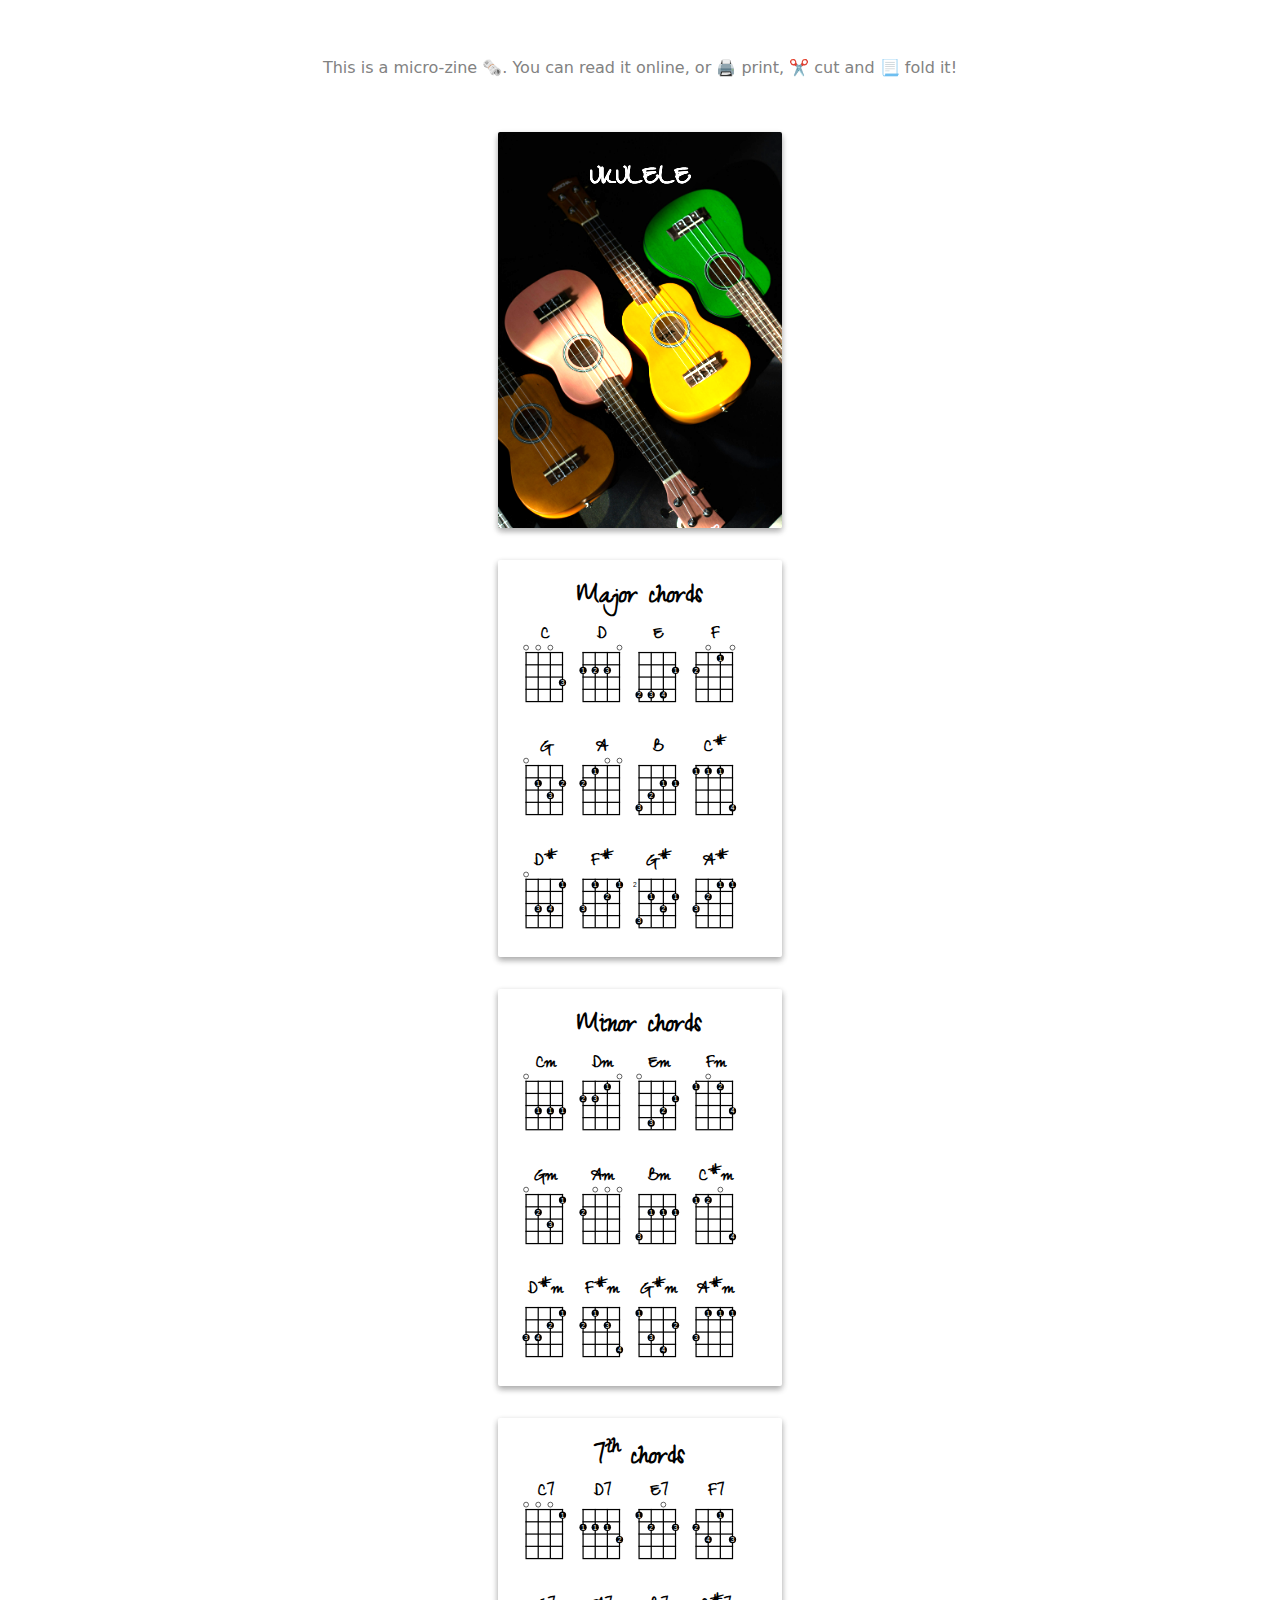
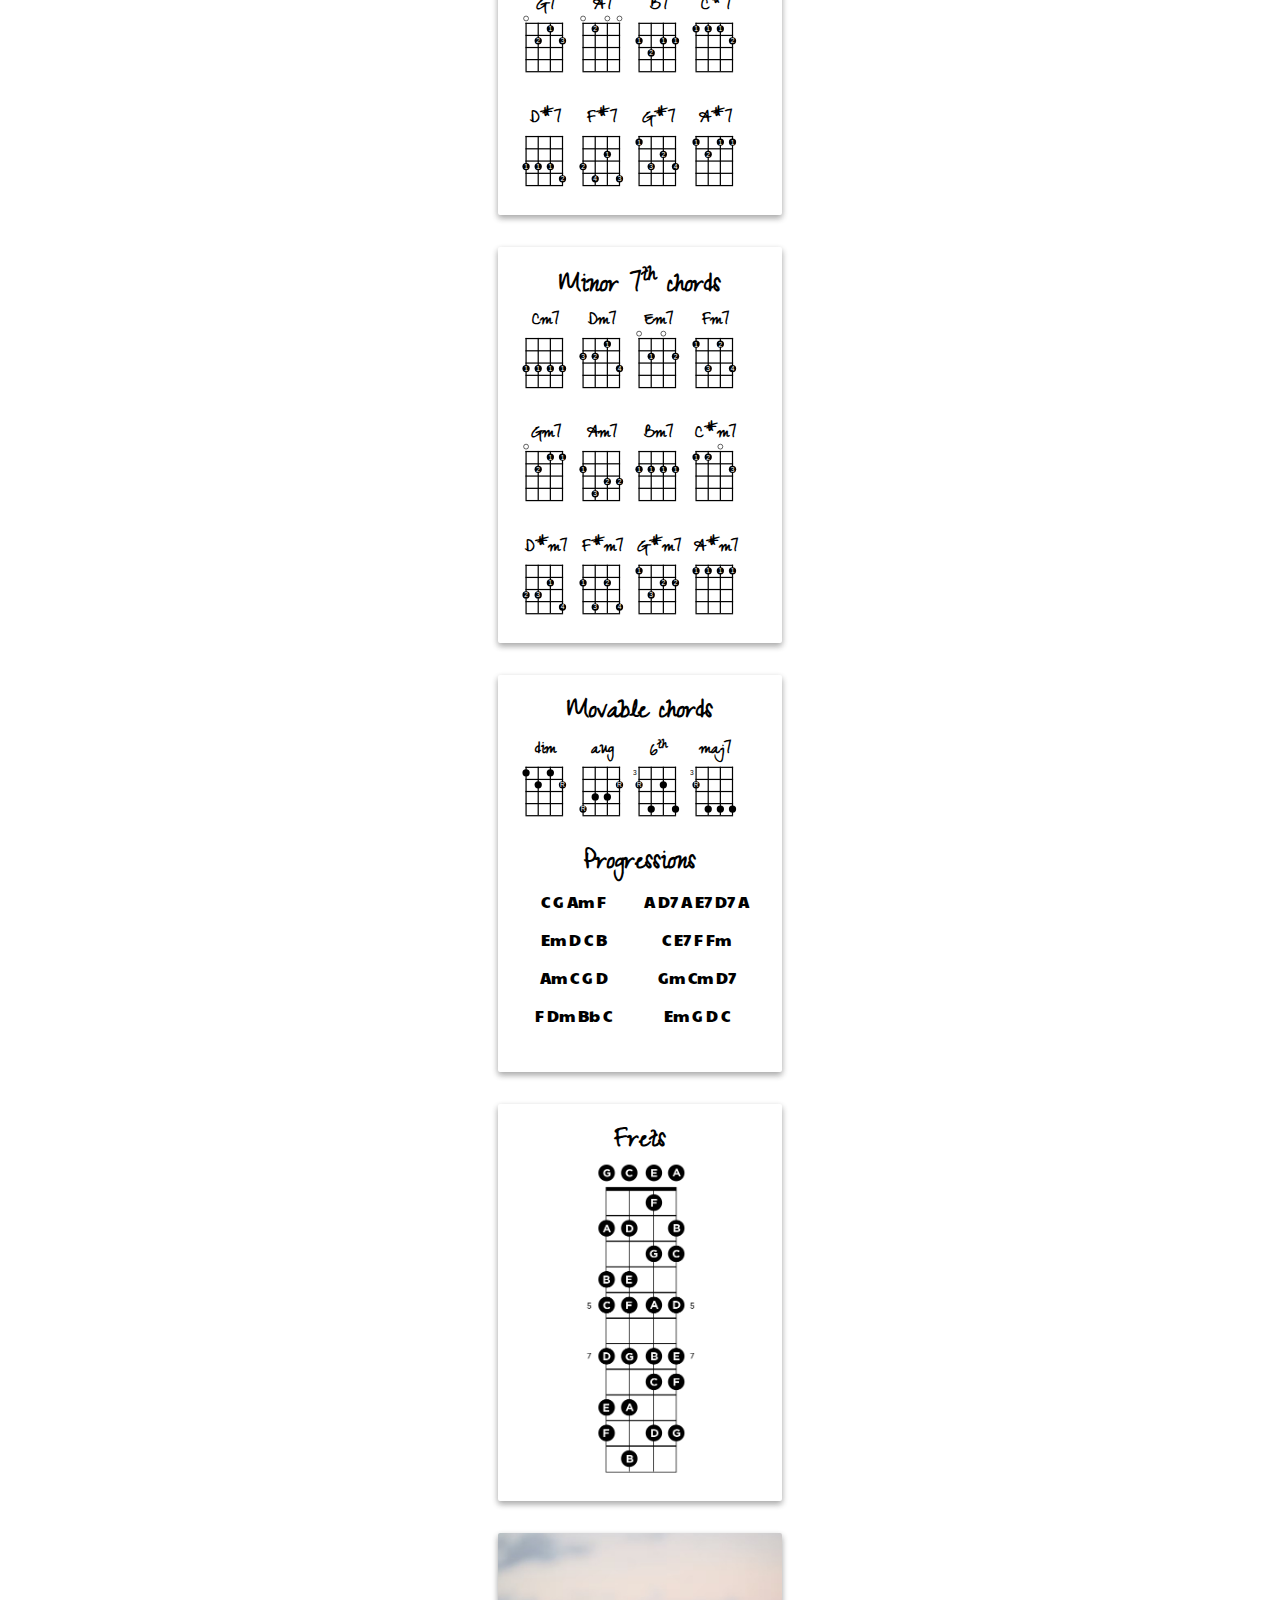
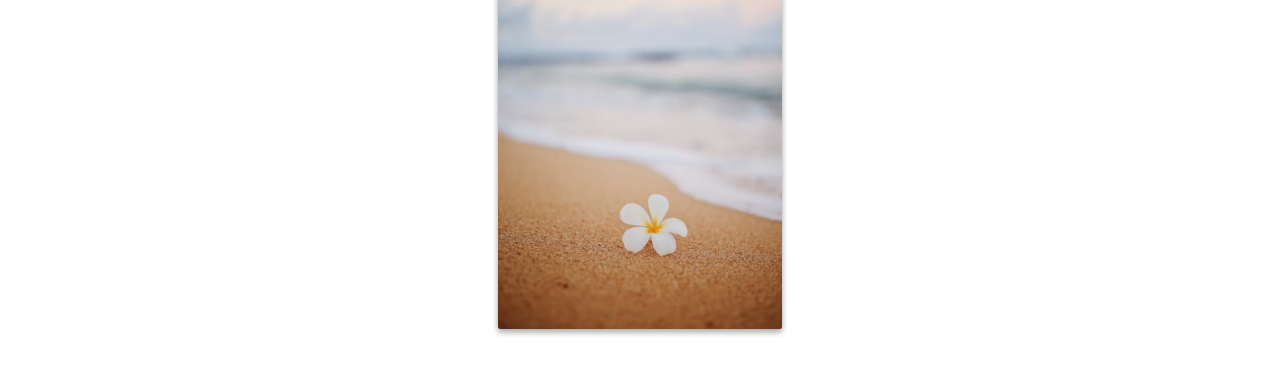
<file: ukulele/index.html>
<!doctype html>
<html>
	<head>
		<meta charset="utf-8">
		<meta name="viewport" content="width=device-width, initial-scale=1.0">
		<link href="../zine.css" rel="stylesheet">
		<style>
@import url('https://fonts.googleapis.com/css2?family=Zeyada&display=swap');
@import url('https://fonts.googleapis.com/css2?family=Paytone+One&display=swap');

img { width: 100%; height: 100%; object-fit: contain; }
h1, h2 { font-family: "Zeyada", cursive; }
h1 { font-size: 8mm; }
h2 { font-size: 5mm; }
p { font-family: "Paytone One", sans-serif; }

article > * { align-self: center; justify-self: center; }
		</style>
	</head>
	<body>
		<main class="zine">
      <article style="background: url(ukulele-front.jpg) center center/cover no-repeat; filter: brightness(1.5); ">
				<h1 style="text-stroke: black; color: white; grid-area:2/6/5/11">UKULELE</h1>
			</article>
			<article>
				<h1 style="grid-area:2/4/4/13; ">Major chords</h1>
				<h2 style="grid-area:4/2/6/5; ">C</h2>
				<h2 style="grid-area:4/5/6/8; ">D</h2>
				<h2 style="grid-area:4/8/6/11; ">E</h2>
				<h2 style="grid-area:4/11/6/14; ">F</h2>
				<img src="chords/c.svg" style="grid-area:5/2/9/5" />
				<img src="chords/d.svg" style="grid-area:5/5/9/8" />
				<img src="chords/e.svg" style="grid-area:5/8/9/11" />
				<img src="chords/f.svg" style="grid-area:5/11/9/14" />

				<h2 style="grid-area:10/2/12/5; ">G</h2>
				<h2 style="grid-area:10/5/12/8; ">A</h2>
				<h2 style="grid-area:10/8/12/11; ">B</h2>
				<h2 style="grid-area:10/11/12/14; ">C#</h2>
				<img src="chords/g.svg" style="grid-area:11/2/15/5" />
				<img src="chords/a.svg" style="grid-area:11/5/15/8" />
				<img src="chords/b.svg" style="grid-area:11/8/15/11" />
				<img src="chords/cs.svg" style="grid-area:11/11/15/14" />

				<h2 style="grid-area:16/2/18/5; ">D#</h2>
				<h2 style="grid-area:16/5/18/8; ">F#</h2>
				<h2 style="grid-area:16/8/18/11; ">G#</h2>
				<h2 style="grid-area:16/11/18/14; ">A#</h2>
				<img src="chords/ds.svg" style="grid-area:17/2/21/5" />
				<img src="chords/fs.svg" style="grid-area:17/5/21/8" />
				<img src="chords/gs.svg" style="grid-area:17/8/21/11" />
				<img src="chords/as.svg" style="grid-area:17/11/21/14" />
			</article>
			<article>
				<h1 style="grid-area:2/4/4/13; ">Minor chords</h1>
				<h2 style="grid-area:4/2/6/5; ">Cm</h2>
				<h2 style="grid-area:4/5/6/8; ">Dm</h2>
				<h2 style="grid-area:4/8/6/11; ">Em</h2>
				<h2 style="grid-area:4/11/6/14; ">Fm</h2>
				<img src="chords/cm.svg" style="grid-area:5/2/9/5" />
				<img src="chords/dm.svg" style="grid-area:5/5/9/8" />
				<img src="chords/em.svg" style="grid-area:5/8/9/11" />
				<img src="chords/fm.svg" style="grid-area:5/11/9/14" />

				<h2 style="grid-area:10/2/12/5; ">Gm</h2>
				<h2 style="grid-area:10/5/12/8; ">Am</h2>
				<h2 style="grid-area:10/8/12/11; ">Bm</h2>
				<h2 style="grid-area:10/11/12/14; ">C#m</h2>
				<img src="chords/gm.svg" style="grid-area:11/2/15/5" />
				<img src="chords/am.svg" style="grid-area:11/5/15/8" />
				<img src="chords/bm.svg" style="grid-area:11/8/15/11" />
				<img src="chords/csm.svg" style="grid-area:11/11/15/14" />

				<h2 style="grid-area:16/2/18/5; ">D#m</h2>
				<h2 style="grid-area:16/5/18/8; ">F#m</h2>
				<h2 style="grid-area:16/8/18/11; ">G#m</h2>
				<h2 style="grid-area:16/11/18/14; ">A#m</h2>
				<img src="chords/dsm.svg" style="grid-area:17/2/21/5" />
				<img src="chords/fsm.svg" style="grid-area:17/5/21/8" />
				<img src="chords/gsm.svg" style="grid-area:17/8/21/11" />
				<img src="chords/asm.svg" style="grid-area:17/11/21/14" />
			</article>
			<article>
				<h1 style="grid-area:2/4/4/13; ">7<sup>th</sup> chords</h1>
				<h2 style="grid-area:4/2/6/5; ">C7</h2>
				<h2 style="grid-area:4/5/6/8; ">D7</h2>
				<h2 style="grid-area:4/8/6/11; ">E7</h2>
				<h2 style="grid-area:4/11/6/14; ">F7</h2>
				<img src="chords/c7.svg" style="grid-area:5/2/9/5" />
				<img src="chords/d7.svg" style="grid-area:5/5/9/8" />
				<img src="chords/e7.svg" style="grid-area:5/8/9/11" />
				<img src="chords/f7.svg" style="grid-area:5/11/9/14" />

				<h2 style="grid-area:10/2/12/5; ">G7</h2>
				<h2 style="grid-area:10/5/12/8; ">A7</h2>
				<h2 style="grid-area:10/8/12/11; ">B7</h2>
				<h2 style="grid-area:10/11/12/14; ">C#7</h2>
				<img src="chords/g7.svg" style="grid-area:11/2/15/5" />
				<img src="chords/a7.svg" style="grid-area:11/5/15/8" />
				<img src="chords/b7.svg" style="grid-area:11/8/15/11" />
				<img src="chords/cs7.svg" style="grid-area:11/11/15/14" />

				<h2 style="grid-area:16/2/18/5; ">D#7</h2>
				<h2 style="grid-area:16/5/18/8; ">F#7</h2>
				<h2 style="grid-area:16/8/18/11; ">G#7</h2>
				<h2 style="grid-area:16/11/18/14; ">A#7</h2>
				<img src="chords/ds7.svg" style="grid-area:17/2/21/5" />
				<img src="chords/fs7.svg" style="grid-area:17/5/21/8" />
				<img src="chords/gs7.svg" style="grid-area:17/8/21/11" />
				<img src="chords/as7.svg" style="grid-area:17/11/21/14" />
			</article>
			<article>
				<h1 style="grid-area:2/4/4/13; ">Minor 7<sup>th</sup> chords</h1>
				<h2 style="grid-area:4/2/6/5; ">Cm7</h2>
				<h2 style="grid-area:4/5/6/8; ">Dm7</h2>
				<h2 style="grid-area:4/8/6/11; ">Em7</h2>
				<h2 style="grid-area:4/11/6/14; ">Fm7</h2>
				<img src="chords/cm7.svg" style="grid-area:5/2/9/5" />
				<img src="chords/dm7.svg" style="grid-area:5/5/9/8" />
				<img src="chords/em7.svg" style="grid-area:5/8/9/11" />
				<img src="chords/fm7.svg" style="grid-area:5/11/9/14" />

				<h2 style="grid-area:10/2/12/5; ">Gm7</h2>
				<h2 style="grid-area:10/5/12/8; ">Am7</h2>
				<h2 style="grid-area:10/8/12/11; ">Bm7</h2>
				<h2 style="grid-area:10/11/12/14; ">C#m7</h2>
				<img src="chords/gm7.svg" style="grid-area:11/2/15/5" />
				<img src="chords/am7.svg" style="grid-area:11/5/15/8" />
				<img src="chords/bm7.svg" style="grid-area:11/8/15/11" />
				<img src="chords/csm7.svg" style="grid-area:11/11/15/14" />

				<h2 style="grid-area:16/2/18/5; ">D#m7</h2>
				<h2 style="grid-area:16/5/18/8; ">F#m7</h2>
				<h2 style="grid-area:16/8/18/11; ">G#m7</h2>
				<h2 style="grid-area:16/11/18/14; ">A#m7</h2>
				<img src="chords/dsm7.svg" style="grid-area:17/2/21/5" />
				<img src="chords/fsm7.svg" style="grid-area:17/5/21/8" />
				<img src="chords/gsm7.svg" style="grid-area:17/8/21/11" />
				<img src="chords/asm7.svg" style="grid-area:17/11/21/14" />
			</article>
			<article>
				<h1 style="grid-area:2/4/4/13; ">Movable chords</h1>
				<h2 style="grid-area:4/2/6/5; ">dim</h2>
				<h2 style="grid-area:4/5/6/8; ">aug</h2>
				<h2 style="grid-area:4/8/6/11; ">6<sup>th</sup></h2>
				<h2 style="grid-area:4/11/6/14; ">maj7</h2>
				<img src="chords/xdim.svg" style="grid-area:5/2/9/5" />
				<img src="chords/xaug.svg" style="grid-area:5/5/9/8" />
				<img src="chords/x6.svg" style="grid-area:5/8/9/11" />
				<img src="chords/xmaj7.svg" style="grid-area:5/11/9/14" />

				<h1 style="grid-area:10/4/12/13">Progressions</h1>
				<p style="grid-area:12/2/14/8">C G Am F</p>
				<p style="grid-area:14/2/16/8">Em D C B</p>
				<p style="grid-area:16/2/18/8">Am C G D</p>
				<p style="grid-area:18/2/20/8">F Dm Bb C</p>

				<p style="grid-area:12/8/14/15">A D7 A E7 D7 A</p>
				<p style="grid-area:14/8/16/15">C E7 F Fm</p>
				<p style="grid-area:16/8/18/15">Gm Cm D7</p>
				<p style="grid-area:18/8/20/15">Em G D C</p>
			</article>
			<article>
				<h1 style="grid-area:2/4/4/13; ">Frets</h1>
				<img src="frets.png" style="grid-area:4/2/21/15" />
			</article>
      <article style="background: url(ukulele-back.jpg) center center/cover no-repeat;">
			</article>
		</main>
	</body>
</html>
</file>
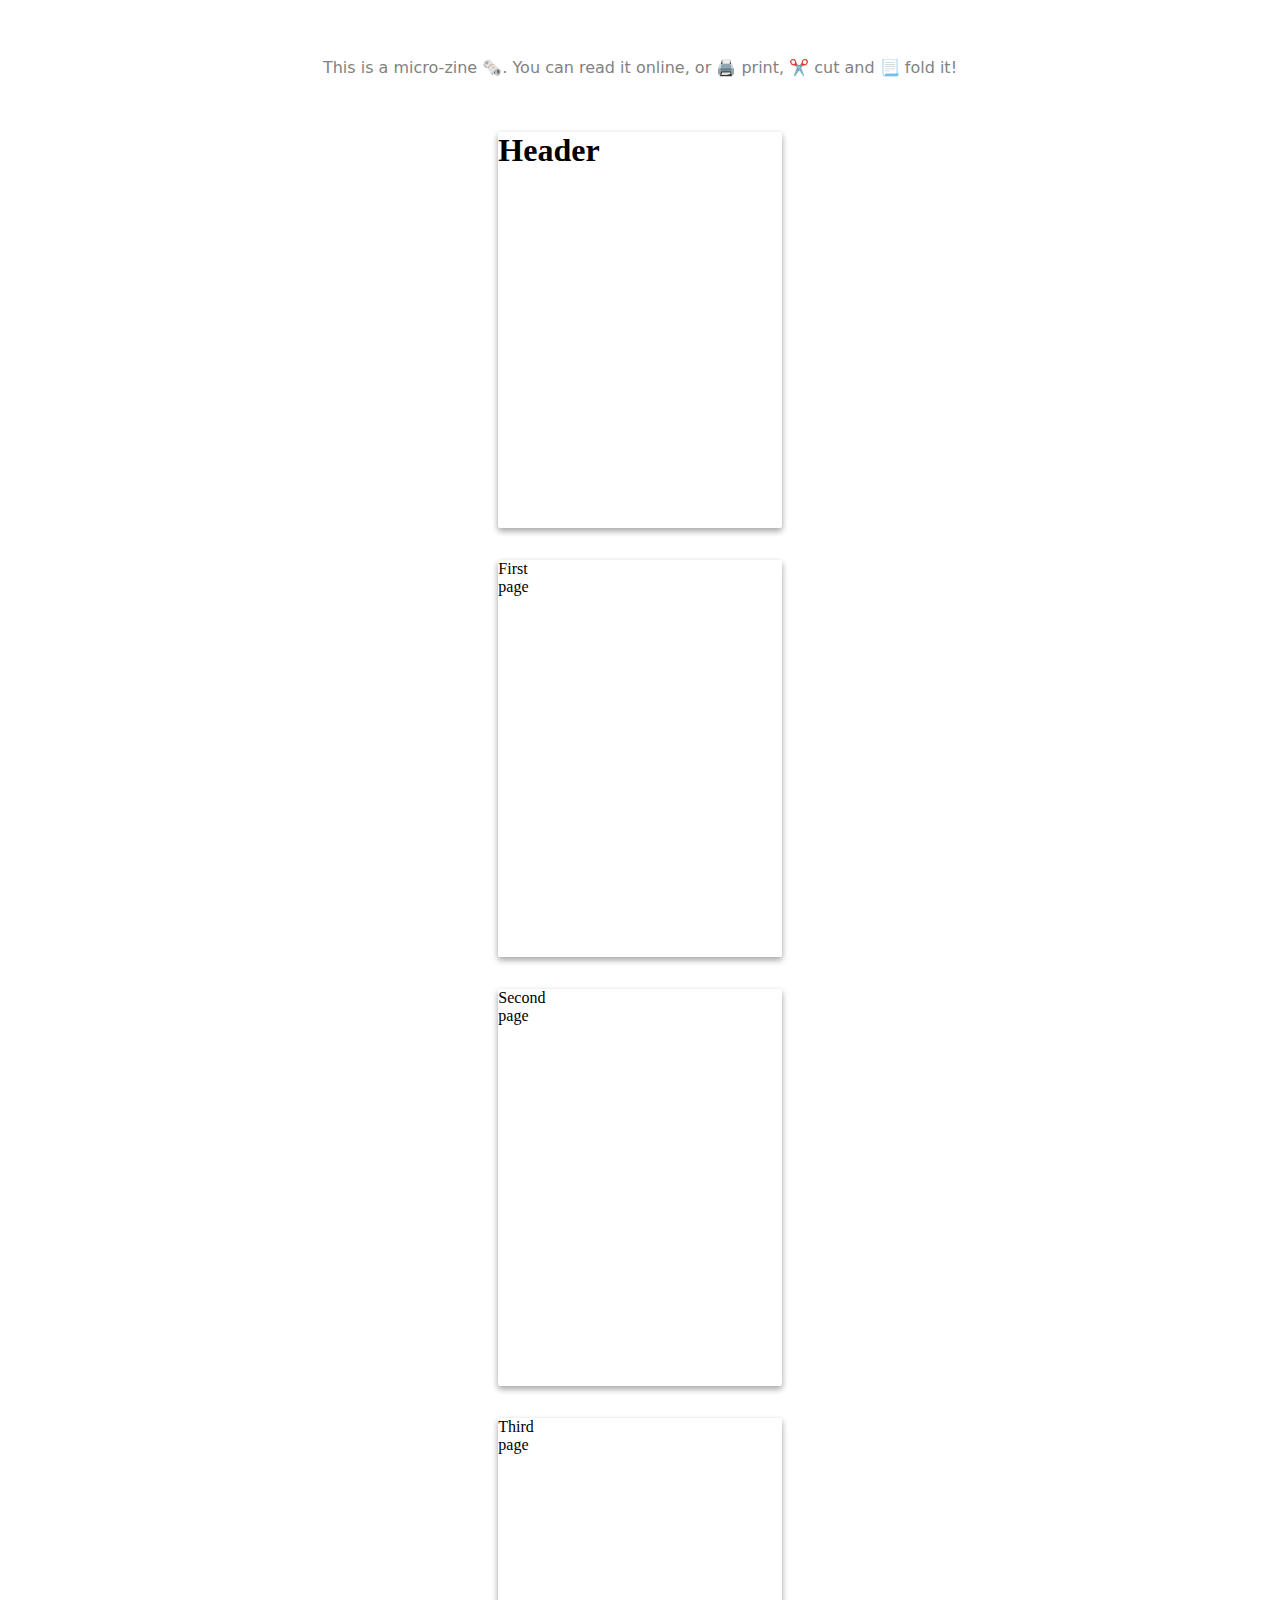
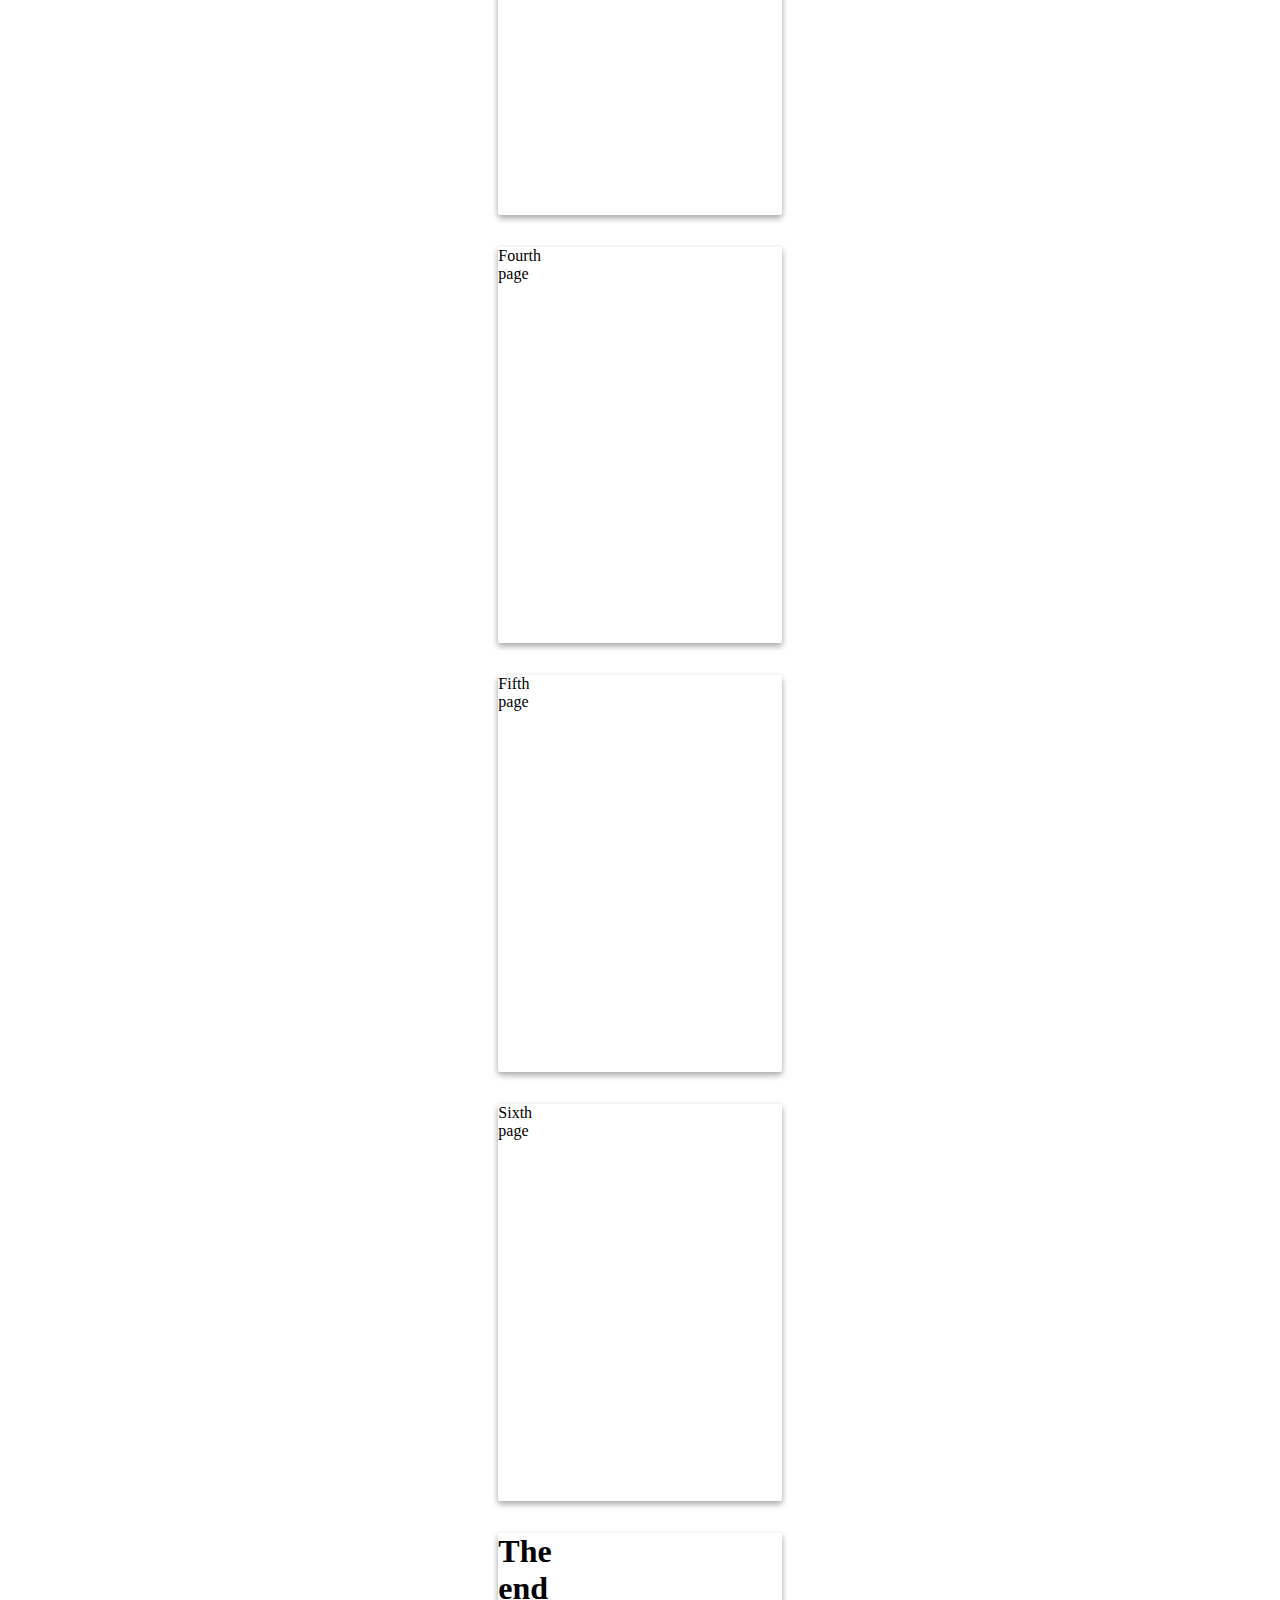
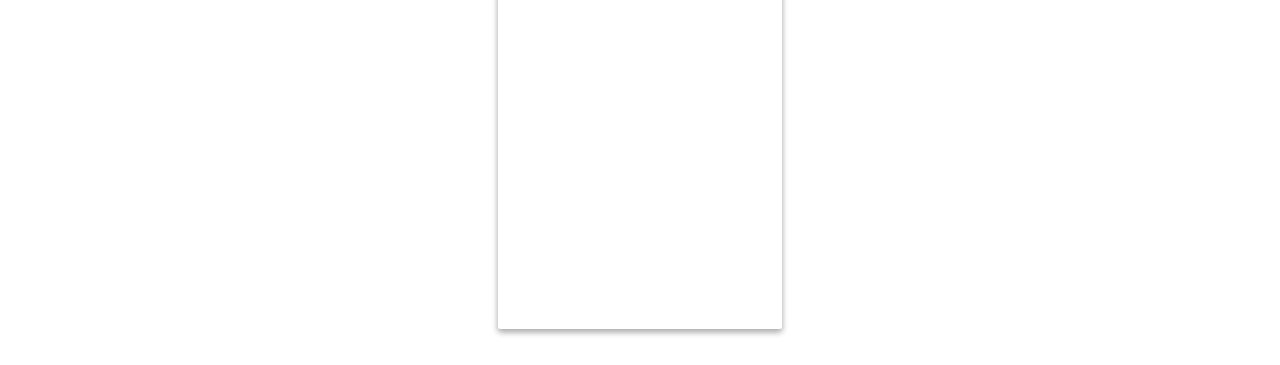
<file: example.html>
<!doctype html>
<html>
  <head>
    <meta charset="utf-8">
    <meta name="viewport" content="width=device-width, initial-scale=1.0">
    <link href="zine.css" rel="stylesheet">
  </head>
  <body>
    <main class="zine">
      <article>
        <h1>Header</h1>
      </article>
      <article>
        <p>First page</p>
      </article>
      <article>
        <p>Second page</p>
      </article>
      <article>
        <p>Third page</p>
      </article>
      <article>
        <p>Fourth page</p>
      </article>
      <article>
        <p>Fifth page</p>
      </article>
      <article>
        <p>Sixth page</p>
      </article>
      <article>
        <h1>The end</h1>
      </article>
    </main>
  </body>
</html>
</file>
<file: zine.css>
/* Minimal CSS reset */
* { margin: 0; padding: 0; box-sizing: border-box; }

/* Common styles: zine is a grid with some gap between pages */
.zine { display: grid; padding: 1mm; gap: 2mm; }
/* Pages are also 21x15 grids to roughly fit A4/Letter aspect ratio */
.zine > * {
	display: grid;
	grid-template-columns: repeat(15, 5mm);
	grid-template-rows: repeat(21, 5mm);
	background-color: white;
}

@media (prefers-color-scheme: dark) { body { background-color: #424242; } }

@media screen {
	/* On screen all pages go vertically in the middle of the screen */
	.zine {
		grid-template-areas: "p1" "p2" "p3" "p4" "p5" "p6" "p7" "p8";
		justify-items: center;
		gap: 2rem;
		margin: 2rem;
	}
	.zine::before {
		font-family: system-ui, sans-serif;
		content: "This is a micro-zine 🗞️. You can read it online, or 🖨️ print, ✂️ cut and 📃 fold it!";
		/*position: fixed;*/
		/*display: block;*/
		/*right: 1rem;*/
		/*top: 1rem;*/
		/*width: 10rem;*/
		padding: 1rem 2rem;
		line-height: 2rem;
		color: #828282;
	}
	/* Pages drop shadow to appear natural */
	.zine > * {
		border-radius: 2px;
		box-shadow: 0 3px 6px rgba(0,0,0,0.16), 0 3px 6px rgba(0,0,0,0.23);
	}
}

@media print {
	/* 8-page zine should be printed in landscape mode with no additional margins */
	@page { size: landscape; margin: 0; bleed: 0; }
	/* Zine has strange page ordering to make folding possible */
	.zine { width: 100vw; height: 100vh; grid-template-areas: "p5 p4 p3 p2" "p6 p7 p8 p1"; }
	/* Some pages have to be flipped 180 degrees */
	.zine > :nth-child(5), .zine > :nth-child(4), .zine > :nth-child(3), .zine > :nth-child(2) {
		transform: rotate(180deg);
	}
	.zine :nth-child(1) { grid-area: p1; }
	.zine :nth-child(2) { grid-area: p2; }
	.zine :nth-child(3) { grid-area: p3; }
	.zine :nth-child(4) { grid-area: p4; }
	.zine :nth-child(5) { grid-area: p5; }
	.zine :nth-child(6) { grid-area: p6; }
	.zine :nth-child(7) { grid-area: p7; }
	.zine :nth-child(8) { grid-area: p8; }
}
</file>
